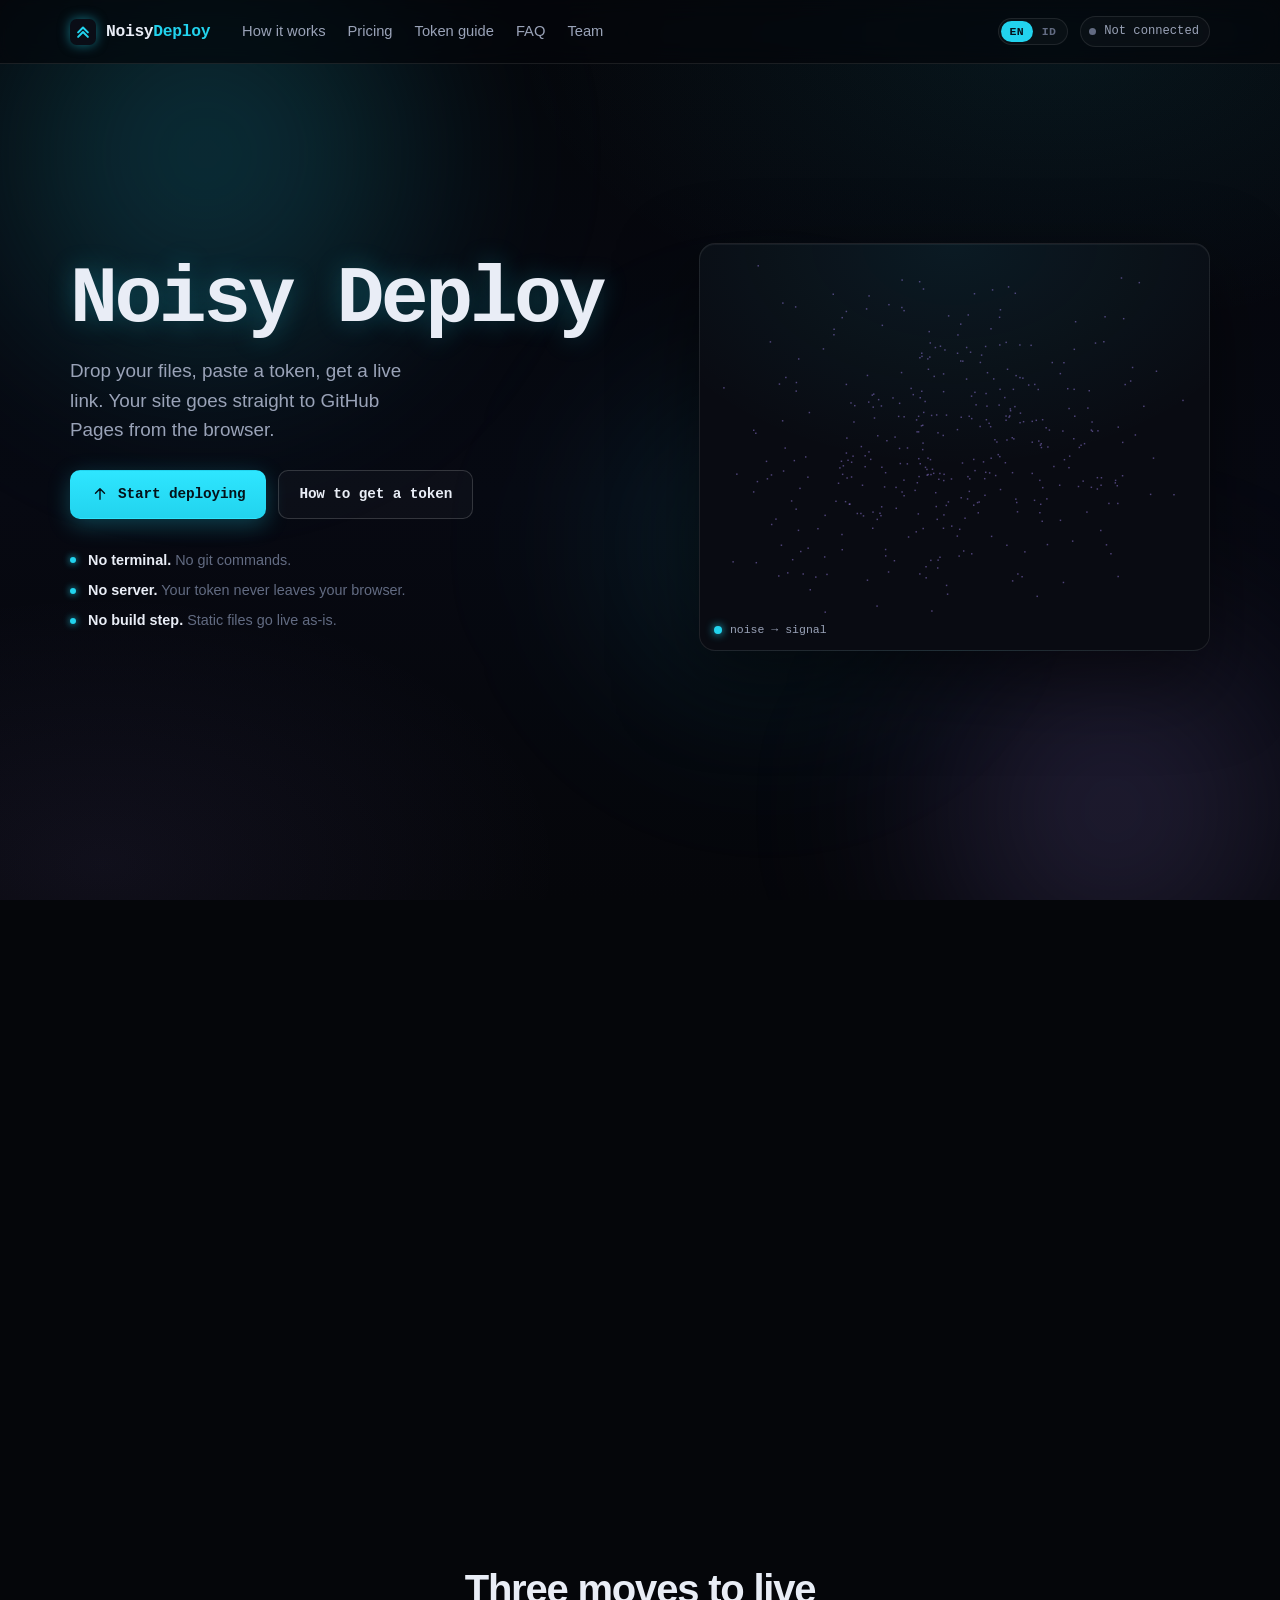
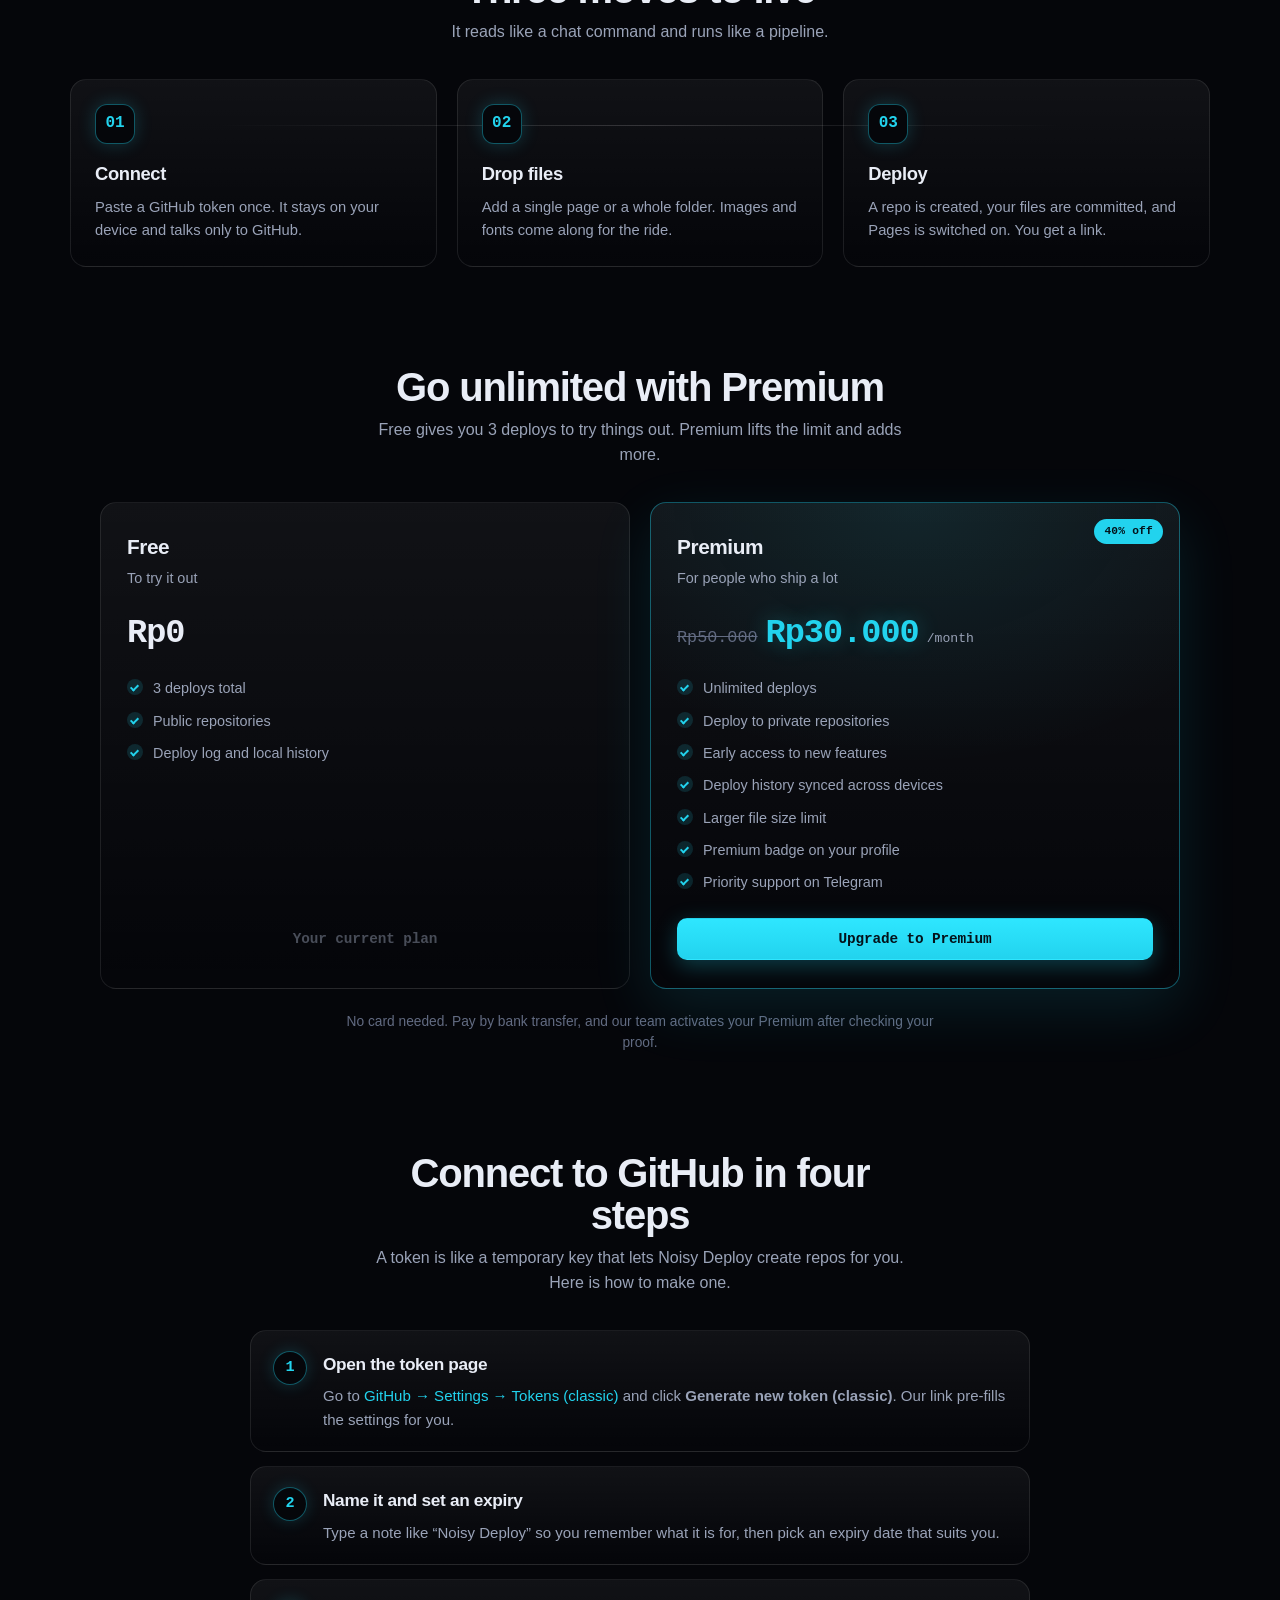
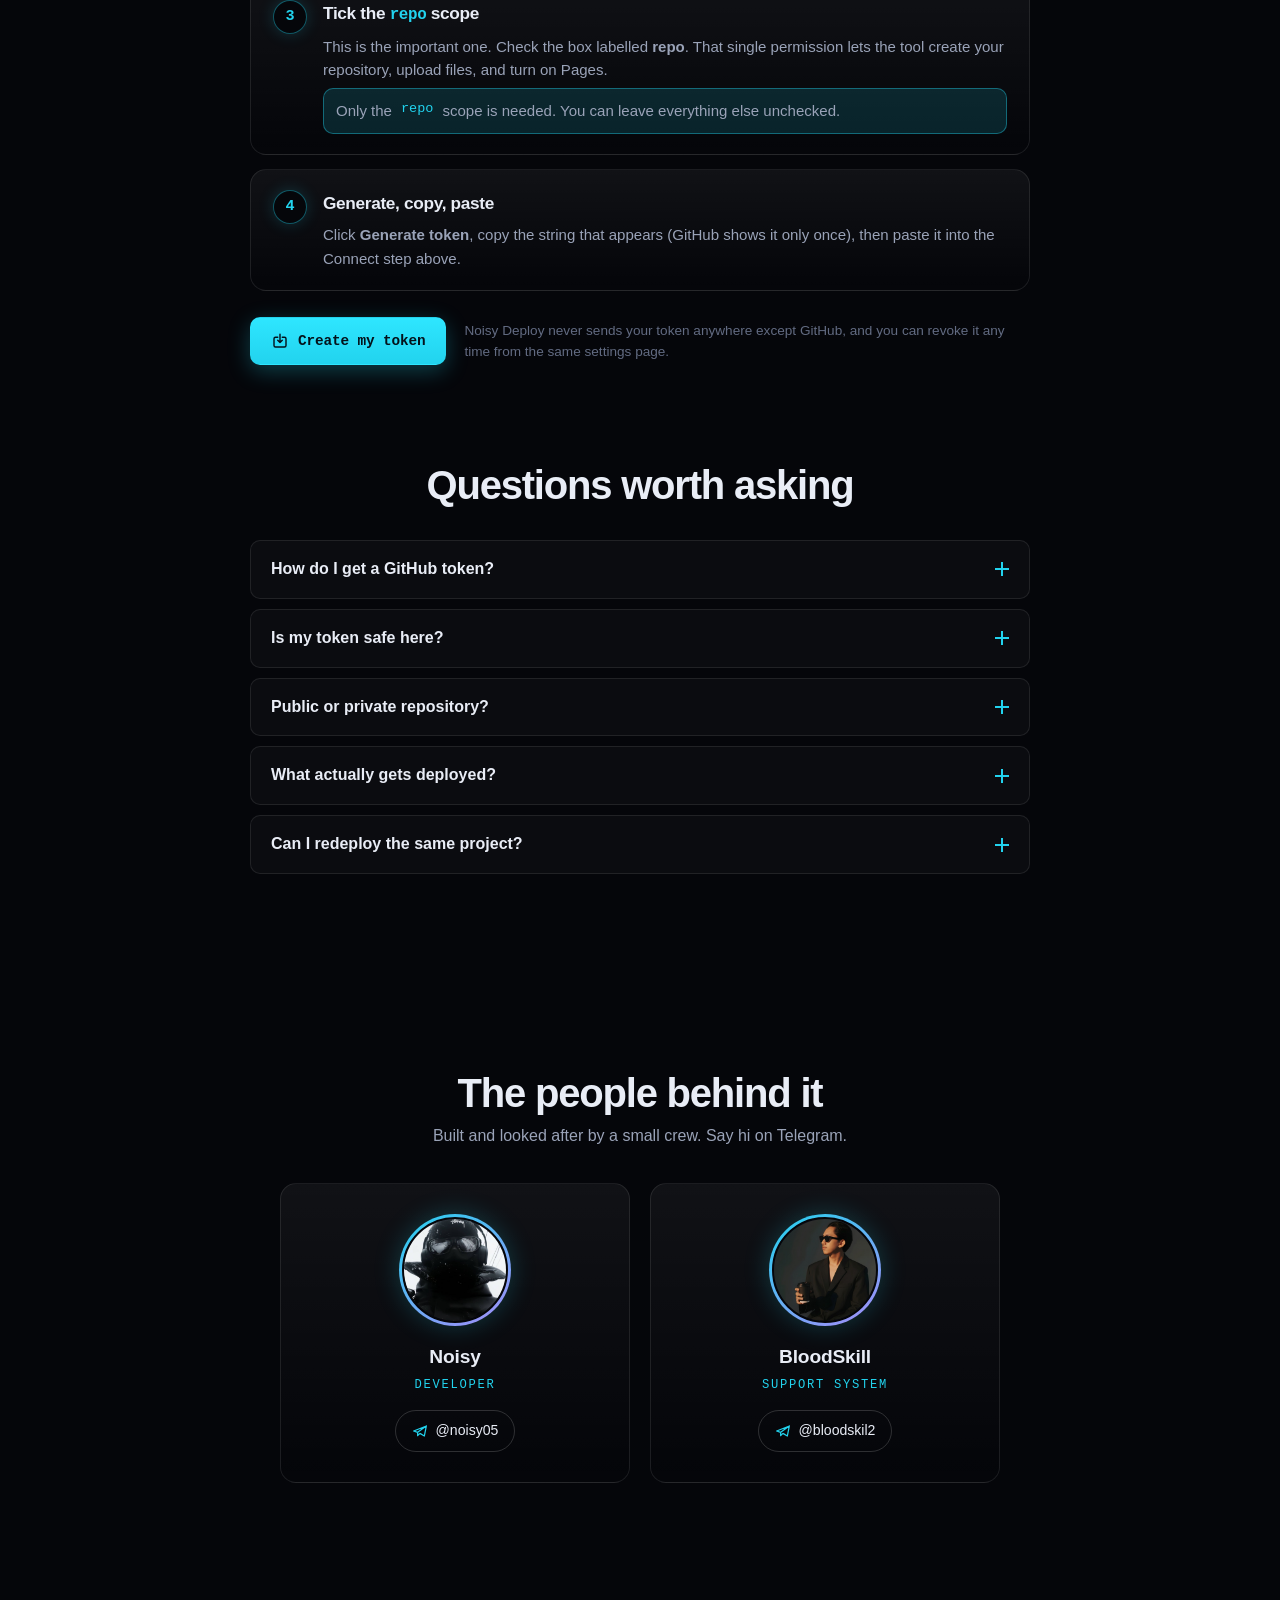
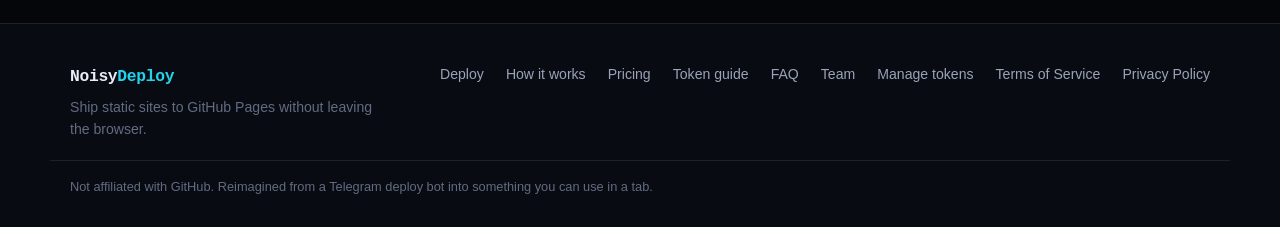
<file: index.html>
<!doctype html>
<html lang="en" data-theme="dark">
<head>
  <meta charset="utf-8" />
  <meta name="viewport" content="width=device-width, initial-scale=1" />
  <script>
    document.documentElement.classList.add("js");
    // Show the intro splash only once per tab session. sessionStorage survives a
    // refresh in the same tab (so no re-show), but a brand-new tab starts fresh.
    try { if (sessionStorage.getItem("nd.splashShown")) document.documentElement.classList.add("nd-nosplash"); } catch (e) {}
  </script>
  <title data-i18n="meta.title">Noisy Deploy: ship any site to GitHub Pages from your browser</title>
  <meta name="description" content="Drop your files, paste a GitHub token, get a live link. Noisy Deploy pushes your static site straight to GitHub Pages. No terminal, no build step, no server." />
  <meta name="color-scheme" content="dark" />
  <meta name="theme-color" content="#05060a" />
  <link rel="icon" type="image/svg+xml" href="assets/favicon.svg" />
  <link rel="apple-touch-icon" href="assets/apple-touch-icon.png" />

  <!-- Open Graph / social share preview -->
  <meta property="og:title" content="Noisy Deploy" />
  <meta property="og:description" content="Ship any static site to GitHub Pages from your browser. Drop your files, paste a token, get a live link." />
  <meta property="og:type" content="website" />
  <meta property="og:url" content="https://noisydeployment.devs.surf/" />
  <meta property="og:image" content="https://noisydeployment.devs.surf/assets/og-image.png" />
  <meta property="og:image:width" content="1200" />
  <meta property="og:image:height" content="630" />
  <meta property="og:image:alt" content="Noisy Deploy: ship to GitHub Pages" />
  <meta name="twitter:card" content="summary_large_image" />
  <meta name="twitter:title" content="Noisy Deploy" />
  <meta name="twitter:description" content="Ship any static site to GitHub Pages from your browser." />
  <meta name="twitter:image" content="https://noisydeployment.devs.surf/assets/og-image.png" />

  <link rel="stylesheet" href="css/style.css" />
  <link rel="stylesheet" href="css/animations.css" />
</head>
<body>
  <!-- Intro splash: shows once per tab session (see head + footer scripts) -->
  <div class="preloader" id="preloader" aria-hidden="true">
    <div class="preloader-inner">
      <svg class="preloader-mark" viewBox="0 0 64 64" width="72" height="72" aria-hidden="true">
        <rect width="64" height="64" rx="16" fill="#0a0d16"/>
        <g fill="none" stroke="#22d3ee" stroke-width="5" stroke-linecap="round" stroke-linejoin="round">
          <path d="M20 33 L32 21 L44 33"/><path d="M20 44 L32 32 L44 44"/>
        </g>
      </svg>
      <span class="preloader-name">Noisy<span class="brand-dim">Deploy</span></span>
      <span class="preloader-bar" aria-hidden="true"><i></i></span>
    </div>
  </div>

  <!-- Ambient background: soft neon orbs that drift slowly (pure CSS, no noise) -->
  <div class="bg" aria-hidden="true">
    <span class="bg-orb bg-orb-1"></span>
    <span class="bg-orb bg-orb-2"></span>
    <span class="bg-orb bg-orb-3"></span>
  </div>

  <noscript>
    <div style="background:#fbbf24;color:#04121a;padding:12px 16px;text-align:center;font:600 14px/1.5 system-ui,sans-serif">
      Noisy Deploy needs JavaScript to talk to GitHub. Please enable it to deploy.
    </div>
  </noscript>

  <!-- ===================== ANNOUNCEMENT BAR ===================== -->
  <!-- Filled live from Supabase (announcements table). Hidden until there is one. -->
  <div class="announce" id="announceBar" data-level="info" role="status" hidden>
    <span class="announce-msg" id="announceMsg"></span>
    <button class="announce-x" id="announceClose" type="button"
            data-i18n-attr="aria-label:announce.dismiss" aria-label="Dismiss announcement">
      <svg class="i" viewBox="0 0 24 24" aria-hidden="true"><path d="M18 6L6 18M6 6l12 12"/></svg>
    </button>
  </div>

  <!-- ============================ NAV ============================ -->
  <header class="nav">
    <div class="nav-inner">
      <a class="brand" href="#top" aria-label="Noisy Deploy home">
        <svg class="brand-mark" viewBox="0 0 64 64" width="26" height="26" aria-hidden="true">
          <rect width="64" height="64" rx="16" fill="#0a0d16"/>
          <g fill="none" stroke="#22d3ee" stroke-width="5" stroke-linecap="round" stroke-linejoin="round">
            <path d="M20 33 L32 21 L44 33"/><path d="M20 44 L32 32 L44 44"/>
          </g>
        </svg>
        <span class="brand-name">Noisy<span class="brand-dim">Deploy</span></span>
      </a>

      <button class="nav-toggle" id="navToggle" type="button" aria-expanded="false"
              data-i18n-attr="aria-label:nav.menu" aria-label="Menu" aria-controls="primaryNav">
        <svg class="i" viewBox="0 0 24 24" aria-hidden="true"><path d="M4 7h16M4 12h16M4 17h16"/></svg>
      </button>

      <div class="nav-menu" id="navMenu">
        <nav class="nav-links" id="primaryNav" aria-label="Primary">
          <a href="#how" data-i18n="nav.how">How it works</a>
          <a href="#pricing" data-i18n="nav.pricing">Pricing</a>
          <a href="#guide" data-i18n="nav.guide">Token guide</a>
          <a href="#faq" data-i18n="nav.faq">FAQ</a>
          <a href="#team" data-i18n="nav.team">Team</a>
        </nav>

        <div class="nav-status">
          <div class="lang" role="group" data-i18n-attr="aria-label:nav.lang">
            <button class="lang-opt is-active" id="langEn" data-lang="en" type="button" aria-pressed="true">EN</button>
            <button class="lang-opt" id="langId" data-lang="id" type="button" aria-pressed="false">ID</button>
          </div>
          <span class="rate" id="rate" title="GitHub API requests left this hour" hidden></span>
          <div class="conn" id="connChip" data-state="off">
            <img class="conn-avatar" id="connAvatar" alt="" width="22" height="22" hidden />
            <span class="conn-dot" aria-hidden="true"></span>
            <span class="conn-label" id="connLabel" data-i18n="conn.notConnected">Not connected</span>
            <button class="conn-forget" id="btnForget" type="button" data-i18n="conn.forget" hidden>Forget</button>
          </div>
        </div>
      </div>
    </div>
  </header>

  <main id="top">
    <!-- ============================ HERO ============================ -->
    <section class="hero">
      <div class="hero-grid">
        <div class="hero-copy">
          <h1 class="wordmark" data-text="Noisy Deploy">Noisy Deploy</h1>
          <p class="hero-sub" data-i18n="hero.sub">
            Drop your files, paste a token, get a live link. Your site goes
            straight to GitHub Pages from the browser.
          </p>
          <div class="hero-cta">
            <a class="btn btn-primary" href="#deploy" data-scroll>
              <svg class="i" viewBox="0 0 24 24" aria-hidden="true"><path d="M12 19V5M12 5l-6 6M12 5l6 6"/></svg>
              <span data-i18n="hero.cta.start">Start deploying</span>
            </a>
            <a class="btn btn-ghost" href="#guide" data-i18n="hero.cta.token">How to get a token</a>
          </div>
          <ul class="hero-facts">
            <li data-i18n-html="hero.fact1"><b>No terminal.</b> No git commands.</li>
            <li data-i18n-html="hero.fact2"><b>No server.</b> Your token never leaves your browser.</li>
            <li data-i18n-html="hero.fact3"><b>No build step.</b> Static files go live as-is.</li>
          </ul>
        </div>

        <div class="hero-visual">
          <div class="visual-card">
            <canvas id="heroCanvas" aria-hidden="true"></canvas>
            <div class="visual-cap"><span class="blip"></span> noise → signal</div>
          </div>
        </div>
      </div>
    </section>

    <!-- ========================= DEPLOY CONSOLE ========================= -->
    <section id="deploy" class="console reveal">
      <div class="section-head">
        <h2 data-i18n="console.h">Deploy console</h2>
        <p data-i18n="console.sub">Four steps. The last one is watching it go live.</p>
      </div>

      <ol class="stepper" id="stepper" data-i18n-attr="aria-label:stepper.aria" aria-label="Deployment progress">
        <li class="step is-active" data-step="connect"><span class="step-n">1</span><span class="step-t" data-i18n="step.connect">Connect</span></li>
        <li class="step" data-step="files"><span class="step-n">2</span><span class="step-t" data-i18n="step.files">Files</span></li>
        <li class="step" data-step="config"><span class="step-n">3</span><span class="step-t" data-i18n="step.config">Configure</span></li>
        <li class="step" data-step="deploy"><span class="step-n">4</span><span class="step-t" data-i18n="step.deploy">Deploy</span></li>
      </ol>

      <!-- Quota banner: your plan and remaining free deploys. Filled by app.js
           after asking the quota service. Hidden until there is something to say. -->
      <div class="quota" id="quotaBanner" data-state="free" role="status" hidden>
        <span class="quota-dot" aria-hidden="true"></span>
        <span class="quota-text" id="quotaText"></span>
        <button class="btn btn-primary btn-sm quota-up" id="btnQuotaUpgrade" type="button" data-i18n="quota.upgrade" hidden>Upgrade</button>
      </div>

      <div class="console-grid">
        <div class="panels">
          <!-- ---- Panel: Connect ---- -->
          <div class="panel" data-panel="connect">
            <h3 class="panel-h" data-i18n="connect.h">Connect your GitHub</h3>
            <p class="panel-p" data-i18n-html="connect.p">
              Paste a personal access token with the <code>repo</code> scope.
              It is stored only in this browser and sent only to GitHub.
            </p>

            <div class="field">
              <label for="token" data-i18n="connect.label">GitHub token</label>
              <div class="token-input">
                <input id="token" type="password" inputmode="text" autocomplete="off"
                       spellcheck="false" placeholder="ghp_… or github_pat_…"
                       data-i18n-attr="placeholder:connect.placeholder" />
                <button type="button" class="pw-toggle" id="btnReveal"
                        data-i18n-attr="aria-label:a11y.showToken, title:a11y.showToken"
                        aria-label="Show token" title="Show token">
                  <svg class="i" viewBox="0 0 24 24" aria-hidden="true"><path d="M2 12s3.5-7 10-7 10 7 10 7-3.5 7-10 7-10-7-10-7z"/><circle cx="12" cy="12" r="3"/></svg>
                </button>
              </div>
              <p class="hint" data-i18n-html="connect.hint">
                Need one?
                <a href="https://github.com/settings/tokens/new?description=Noisy%20Deploy&scopes=repo" target="_blank" rel="noopener noreferrer">Create a token with the right scope</a>,
                or read the <a href="#guide">step-by-step</a>.
              </p>
              <p class="inline-error" data-error="connect" role="alert" hidden></p>
            </div>

            <button class="btn btn-primary" id="btnConnect" type="button">
              <span class="btn-label" data-i18n="connect.btn">Connect</span>
              <span class="spinner" hidden></span>
            </button>

            <div class="connected-card" id="connectedCard" hidden>
              <img id="meAvatar" class="me-avatar" alt="" width="44" height="44" />
              <div class="me-meta">
                <span class="me-name" id="meName"></span>
                <span class="me-login" id="meLogin"></span>
              </div>
              <div class="connected-actions">
                <button class="btn btn-ghost btn-sm" id="btnContinueFiles" type="button" data-i18n="connect.continue">Continue</button>
                <button class="btn btn-quiet btn-sm" id="btnForget2" type="button" data-i18n="connect.forgetToken">Forget token</button>
              </div>
            </div>

            <p class="privacy" data-i18n-html="connect.privacy">
              Your token lives in <code>localStorage</code> on this device only. Use <b>Forget</b> to wipe it.
            </p>
          </div>

          <!-- ---- Panel: Files ---- -->
          <div class="panel" data-panel="files" hidden>
            <h3 class="panel-h" data-i18n="files.h">Add your files</h3>
            <p class="panel-p" data-i18n="files.p">Drop a folder or pick files. HTML, CSS, JS, images, fonts. All of it.</p>

            <div class="dropzone" id="dropzone" tabindex="0" role="button"
                 data-i18n-attr="aria-label:files.dzAria"
                 aria-label="Drop files here, or press Enter to choose files">
              <svg class="i i-lg" viewBox="0 0 24 24" aria-hidden="true"><path d="M12 16V5m0 0L7 10m5-5l5 5"/><path d="M4 17v2a2 2 0 002 2h12a2 2 0 002-2v-2"/></svg>
              <p class="dz-title" data-i18n="files.dzTitle">Drag &amp; drop your site here</p>
              <p class="dz-sub" data-i18n="files.or">or</p>
              <div class="dz-btns">
                <button class="btn btn-ghost btn-sm" id="btnPickFiles" type="button" data-i18n="files.chooseFiles">Choose files</button>
                <button class="btn btn-ghost btn-sm" id="btnPickFolder" type="button" data-i18n="files.chooseFolder">Choose folder</button>
              </div>
              <input id="inputFiles" type="file" multiple hidden />
              <input id="inputFolder" type="file" webkitdirectory hidden />
            </div>

            <p class="file-warn" id="fileWarn" role="alert" hidden>
              <svg class="i i-sm" viewBox="0 0 24 24" aria-hidden="true"><path d="M12 9v4m0 4h.01M10.3 4.3L2.4 18a2 2 0 001.7 3h15.8a2 2 0 001.7-3L13.7 4.3a2 2 0 00-3.4 0z"/></svg>
              <span></span>
            </p>

            <div class="filelist-wrap" id="filelistWrap" hidden>
              <div class="filelist-head">
                <span id="fileCount">0 files</span>
                <button class="btn btn-quiet btn-sm" id="btnClearFiles" type="button" data-i18n="files.clearAll">Clear all</button>
              </div>
              <ul class="filelist" id="filelist"></ul>
            </div>

            <div class="preview-wrap" id="previewWrap" hidden>
              <button class="preview-toggle" id="btnPreview" type="button" aria-expanded="false">
                <svg class="i i-sm chev" viewBox="0 0 24 24" aria-hidden="true"><path d="M9 6l6 6-6 6"/></svg>
                <span data-i18n-html="files.preview">Preview <code>index.html</code></span>
              </button>
              <div class="preview-frame" id="previewFrame" hidden>
                <iframe id="preview" title="Preview of index.html" sandbox="allow-scripts"></iframe>
              </div>
            </div>

            <div class="panel-nav">
              <button class="btn btn-quiet" data-back="connect" type="button" data-i18n="files.back">Back</button>
              <button class="btn btn-primary" id="btnToConfig" type="button" data-i18n="files.continue" disabled>Continue</button>
            </div>
          </div>

          <!-- ---- Panel: Configure ---- -->
          <div class="panel" data-panel="config" hidden>
            <h3 class="panel-h" data-i18n="config.h">Name your project</h3>
            <p class="panel-p" data-i18n="config.p">This becomes the repository name and the last part of your URL.</p>

            <div class="field">
              <label for="projectName" data-i18n="config.label.name">Project name</label>
              <input id="projectName" type="text" autocomplete="off" spellcheck="false" placeholder="my-cool-site"
                     data-i18n-attr="placeholder:config.namePlaceholder" />
              <p class="url-preview"><span data-i18n="config.urlPrefix">Your site will live at</span> <code id="urlEcho">username.github.io/…/</code></p>
              <p class="inline-error" data-error="config" role="alert" hidden></p>
            </div>

            <div class="field">
              <label for="projectDesc" data-i18n-html="config.label.desc">Description <span class="opt">(optional)</span></label>
              <input id="projectDesc" type="text" autocomplete="off" placeholder="A little site I made"
                     data-i18n-attr="placeholder:config.descPlaceholder" />
            </div>

            <p class="note" data-i18n-html="config.note">
              Repositories are created <b>public</b> so GitHub Pages works on the free plan.
              Re-using a name updates that same project.
            </p>

            <div class="panel-nav">
              <button class="btn btn-quiet" data-back="files" type="button" data-i18n="config.back">Back</button>
              <button class="btn btn-primary btn-deploy" id="btnDeploy" type="button">
                <svg class="i" viewBox="0 0 24 24" aria-hidden="true"><path d="M4.5 16.5L3 21l4.5-1.5M14 4l6 6M6.5 19.5l-2-2L15 7l2 2L6.5 19.5zM15 7l2-3 3 3-3 2-2-2z"/></svg>
                <span class="btn-label" data-i18n="config.deploy">Deploy it</span>
                <span class="spinner" hidden></span>
              </button>
            </div>
          </div>

          <!-- ---- Panel: Success ---- -->
          <div class="panel panel-success" data-panel="success" hidden>
            <div class="success-mark" id="successMark" aria-hidden="true">
              <svg class="i" viewBox="0 0 24 24"><path d="M20 6L9 17l-5-5"/></svg>
            </div>
            <h3 class="panel-h" data-i18n="success.h">It is live</h3>
            <p class="panel-p" id="successNote">Your site is deployed to GitHub Pages.</p>

            <a class="live-url" id="liveUrl" href="#" target="_blank" rel="noopener noreferrer">
              <span id="liveUrlText">https://…</span>
              <svg class="i i-sm" viewBox="0 0 24 24" aria-hidden="true"><path d="M14 3h7v7M21 3l-9 9M10 5H5a2 2 0 00-2 2v12a2 2 0 002 2h12a2 2 0 002-2v-5"/></svg>
            </a>

            <div class="success-actions">
              <button class="btn btn-primary" id="btnOpen" type="button" data-i18n="success.open">Open site</button>
              <button class="btn btn-ghost" id="btnCopy" type="button">
                <svg class="i i-sm" viewBox="0 0 24 24" aria-hidden="true"><rect x="9" y="9" width="11" height="11" rx="2"/><path d="M5 15V5a2 2 0 012-2h10"/></svg>
                <span data-i18n="success.copy">Copy link</span>
              </button>
              <a class="btn btn-ghost" id="btnRepo" href="#" target="_blank" rel="noopener noreferrer" data-i18n="success.repo">View repo</a>
            </div>
            <button class="btn btn-quiet btn-sm" id="btnAnother" type="button" data-i18n="success.another">Deploy another</button>
          </div>
        </div>

        <!-- ---- Live log ---- -->
        <aside class="logwrap" aria-label="Deployment log">
          <div class="log-head">
            <span class="log-dots" aria-hidden="true"><i></i><i></i><i></i></span>
            <span class="log-title" data-i18n="log.title">deploy log</span>
          </div>
          <div class="log" id="log">
            <p class="log-idle" data-i18n="idle.waiting">Waiting to deploy. Connect, add files, then run it.</p>
          </div>
        </aside>
      </div>
    </section>

    <!-- ========================= HOW IT WORKS ========================= -->
    <section id="how" class="how reveal">
      <div class="section-head">
        <h2 data-i18n="how.h">Three moves to live</h2>
        <p data-i18n="how.sub">It reads like a chat command and runs like a pipeline.</p>
      </div>
      <ol class="flow">
        <li class="flow-step">
          <span class="flow-n">01</span>
          <h3 data-i18n="how.s1.h">Connect</h3>
          <p data-i18n="how.s1.p">Paste a GitHub token once. It stays on your device and talks only to GitHub.</p>
        </li>
        <li class="flow-step">
          <span class="flow-n">02</span>
          <h3 data-i18n="how.s2.h">Drop files</h3>
          <p data-i18n="how.s2.p">Add a single page or a whole folder. Images and fonts come along for the ride.</p>
        </li>
        <li class="flow-step">
          <span class="flow-n">03</span>
          <h3 data-i18n="how.s3.h">Deploy</h3>
          <p data-i18n="how.s3.p">A repo is created, your files are committed, and Pages is switched on. You get a link.</p>
        </li>
      </ol>
    </section>

    <!-- ============================ PRICING ============================ -->
    <section id="pricing" class="pricing reveal">
      <div class="section-head">
        <h2 data-i18n="pricing.h">Go unlimited with Premium</h2>
        <p id="pricingSub" data-i18n="pricing.sub">Free gives you 3 deploys to try things out. Premium lifts the limit and adds more.</p>
      </div>

      <div class="plans" id="plans">
        <!-- Free plan (static) -->
        <article class="plan plan-free">
          <div class="plan-head">
            <h3 class="plan-name" data-i18n="pricing.free.name">Free</h3>
            <p class="plan-tagline" data-i18n="pricing.free.tagline">To try it out</p>
          </div>
          <div class="plan-price">
            <span class="plan-amount">Rp0</span>
          </div>
          <ul class="plan-feats">
            <li id="freeF1" data-i18n="pricing.free.f1">3 deploys total</li>
            <li data-i18n="pricing.free.f2">Public repositories</li>
            <li data-i18n="pricing.free.f3">Deploy log and local history</li>
          </ul>
          <button class="btn btn-quiet plan-cta" type="button" disabled data-i18n="pricing.free.cta">Your current plan</button>
        </article>

        <!-- Premium plan cards are rendered here from live data (ND.ui.renderPlans). -->
      </div>

      <p class="pricing-note" data-i18n="pricing.note">No card needed. Pay by bank transfer, and our team activates your Premium after checking your proof.</p>
    </section>

    <!-- ===================== GUIDE (TOKEN TUTORIAL) ===================== -->
    <section id="guide" class="guide reveal">
      <div class="section-head">
        <h2 data-i18n="guide.h">Connect to GitHub in four steps</h2>
        <p data-i18n="guide.sub">A token is like a temporary key that lets Noisy Deploy create repos for you. Here is how to make one.</p>
      </div>

      <ol class="guide-steps">
        <li class="guide-step">
          <span class="guide-n">1</span>
          <div class="guide-body">
            <h3 data-i18n="guide.s1.h">Open the token page</h3>
            <p data-i18n-html="guide.s1.p">Go to <a href="https://github.com/settings/tokens/new?description=Noisy%20Deploy&scopes=repo" target="_blank" rel="noopener noreferrer">GitHub → Settings → Tokens (classic)</a> and click <b>Generate new token (classic)</b>.</p>
          </div>
        </li>
        <li class="guide-step">
          <span class="guide-n">2</span>
          <div class="guide-body">
            <h3 data-i18n="guide.s2.h">Name it and set an expiry</h3>
            <p data-i18n-html="guide.s2.p">Type a note like “Noisy Deploy” so you remember what it is for, then pick an expiry date that suits you.</p>
          </div>
        </li>
        <li class="guide-step">
          <span class="guide-n">3</span>
          <div class="guide-body">
            <h3 data-i18n-html="guide.s3.h">Tick the <code>repo</code> scope</h3>
            <p data-i18n-html="guide.s3.p">This is the important one. Check the box labelled <b>repo</b>. That single permission lets the tool create your repository, upload files, and turn on Pages.</p>
            <p class="guide-callout" data-i18n-html="guide.s3.note">
              <svg class="i i-sm" viewBox="0 0 24 24" aria-hidden="true"><path d="M12 16v-4m0-4h.01M12 22a10 10 0 100-20 10 10 0 000 20z"/></svg>
              <span>Only the <code>repo</code> scope is needed. You can leave everything else unchecked.</span>
            </p>
          </div>
        </li>
        <li class="guide-step">
          <span class="guide-n">4</span>
          <div class="guide-body">
            <h3 data-i18n="guide.s4.h">Generate, copy, paste</h3>
            <p data-i18n-html="guide.s4.p">Click <b>Generate token</b>, copy the string that appears (GitHub shows it only once), then paste it into the Connect step above.</p>
          </div>
        </li>
      </ol>

      <div class="guide-foot">
        <a class="btn btn-primary" href="https://github.com/settings/tokens/new?description=Noisy%20Deploy&scopes=repo" target="_blank" rel="noopener noreferrer">
          <svg class="i" viewBox="0 0 24 24" aria-hidden="true"><path d="M15 7h3a2 2 0 012 2v9a2 2 0 01-2 2H6a2 2 0 01-2-2V9a2 2 0 012-2h3"/><path d="M12 3v11m0 0l-3-3m3 3l3-3"/></svg>
          <span data-i18n="guide.cta">Create my token</span>
        </a>
        <p class="guide-safety" data-i18n="guide.safety">Noisy Deploy never sends your token anywhere except GitHub, and you can revoke it any time from the same settings page.</p>
      </div>
    </section>

    <!-- ============================ FAQ ============================ -->
    <section id="faq" class="faq reveal">
      <div class="section-head">
        <h2 data-i18n="faq.h">Questions worth asking</h2>
      </div>
      <div class="accordion" id="accordion">
        <details>
          <summary><span data-i18n="faq.q1">How do I get a GitHub token?</span><span class="acc-ico" aria-hidden="true"></span></summary>
          <div class="acc-body">
            <p data-i18n-html="faq.a1">See the <a href="#guide">four-step guide</a> above, or <a href="https://github.com/settings/tokens/new?description=Noisy%20Deploy&scopes=repo" target="_blank" rel="noopener noreferrer">create a token</a> now. You only need the <code>repo</code> scope.</p>
          </div>
        </details>
        <details>
          <summary><span data-i18n="faq.q2">Is my token safe here?</span><span class="acc-ico" aria-hidden="true"></span></summary>
          <div class="acc-body">
            <p data-i18n-html="faq.a2">There is no server in this picture. Your token is kept in your browser's <code>localStorage</code> and is only ever sent to <code>api.github.com</code> over HTTPS. Press <b>Forget</b> to erase it, and you can <a href="https://github.com/settings/tokens" target="_blank" rel="noopener noreferrer">revoke it on GitHub</a> at any time.</p>
          </div>
        </details>
        <details>
          <summary><span data-i18n="faq.q3">Public or private repository?</span><span class="acc-ico" aria-hidden="true"></span></summary>
          <div class="acc-body">
            <p data-i18n="faq.a3">GitHub Pages needs a public repository on the free plan, so Noisy Deploy creates public repos by default. Anything you deploy will be publicly readable.</p>
          </div>
        </details>
        <details>
          <summary><span data-i18n="faq.q4">What actually gets deployed?</span><span class="acc-ico" aria-hidden="true"></span></summary>
          <div class="acc-body">
            <p data-i18n-html="faq.a4">Your files, exactly as they are. If there is an <code>index.html</code> at the top level, it becomes the homepage. Folder structure is preserved, so <code>about/index.html</code> becomes <code>/about/</code>.</p>
          </div>
        </details>
        <details>
          <summary><span data-i18n="faq.q5">Can I redeploy the same project?</span><span class="acc-ico" aria-hidden="true"></span></summary>
          <div class="acc-body">
            <p data-i18n="faq.a5">Yes. Use the same project name and Noisy Deploy commits over the existing repository instead of failing. The first build can take a minute; later ones are quick.</p>
          </div>
        </details>
      </div>
    </section>

    <!-- ============================ TEAM ============================ -->
    <section id="team" class="team reveal">
      <div class="section-head">
        <h2 data-i18n="team.h">The people behind it</h2>
        <p data-i18n="team.sub">Built and looked after by a small crew. Say hi on Telegram.</p>
      </div>

      <div class="team-grid">
        <article class="team-card">
          <div class="team-photo">
            <img src="assets/dev-noisy.png" alt="Noisy, developer" width="112" height="112" loading="lazy" />
          </div>
          <h3 class="team-name">Noisy</h3>
          <p class="team-role" data-i18n="team.dev.role">Developer</p>
          <a class="team-tele" href="https://t.me/noisy05" target="_blank" rel="noopener noreferrer"
             data-i18n-attr="aria-label:team.telegram">
            <svg class="i i-sm" viewBox="0 0 24 24" aria-hidden="true"><path d="M21.5 4.5L2.5 12l6 2m13-9.5l-3 15-6-3.5m9-11.5L8.5 14m0 0v5l3.5-3.5"/></svg>
            <span>@noisy05</span>
          </a>
        </article>

        <article class="team-card">
          <div class="team-photo">
            <img src="assets/support-bloodskill.png" alt="BloodSkill, support system" width="112" height="112" loading="lazy" />
          </div>
          <h3 class="team-name">BloodSkill</h3>
          <p class="team-role" data-i18n="team.support.role">Support System</p>
          <a class="team-tele" href="https://t.me/bloodskil2" target="_blank" rel="noopener noreferrer"
             data-i18n-attr="aria-label:team.telegram">
            <svg class="i i-sm" viewBox="0 0 24 24" aria-hidden="true"><path d="M21.5 4.5L2.5 12l6 2m13-9.5l-3 15-6-3.5m9-11.5L8.5 14m0 0v5l3.5-3.5"/></svg>
            <span>@bloodskil2</span>
          </a>
        </article>
      </div>
    </section>
  </main>

  <!-- ============================ FOOTER ============================ -->
  <footer class="foot">
    <div class="foot-inner">
      <div class="foot-brand">
        <span class="brand-name">Noisy<span class="brand-dim">Deploy</span></span>
        <p data-i18n="foot.tagline">Ship static sites to GitHub Pages without leaving the browser.</p>
      </div>
      <div class="foot-links">
        <a href="#deploy" data-scroll data-i18n="foot.deploy">Deploy</a>
        <a href="#how" data-i18n="foot.how">How it works</a>
        <a href="#pricing" data-i18n="foot.pricing">Pricing</a>
        <a href="#guide" data-i18n="foot.guide">Token guide</a>
        <a href="#faq" data-i18n="foot.faq">FAQ</a>
        <a href="#team" data-i18n="foot.team">Team</a>
        <a href="https://github.com/settings/tokens" target="_blank" rel="noopener noreferrer" data-i18n="foot.tokens">Manage tokens</a>
        <a href="terms.html" data-i18n="foot.terms">Terms of Service</a>
        <a href="privacy.html" data-i18n="foot.privacy">Privacy Policy</a>
      </div>
    </div>
    <p class="foot-fine" data-i18n="foot.fine">
      Not affiliated with GitHub. Reimagined from a Telegram deploy bot into something you can use in a tab.
    </p>
  </footer>

  <div class="toasts" id="toasts" aria-live="polite" aria-atomic="false"></div>

  <!-- ===================== UPGRADE / PAYMENT MODAL ===================== -->
  <div class="modal" id="payModal" hidden>
    <div class="modal-backdrop" data-close-pay></div>
    <div class="modal-card" role="dialog" aria-modal="true" aria-labelledby="payTitle">
      <button class="modal-x" type="button" data-close-pay
              data-i18n-attr="aria-label:pay.close" aria-label="Close">
        <svg class="i" viewBox="0 0 24 24" aria-hidden="true"><path d="M18 6L6 18M6 6l12 12"/></svg>
      </button>

      <h3 class="modal-h" id="payTitle" data-i18n="pay.title">Upgrade to Premium</h3>
      <p class="modal-intro" data-i18n="pay.intro">Transfer the amount, upload your proof, then confirm on Telegram. We activate Premium once we have checked it.</p>

      <p class="pay-need-login" id="payNeedLogin" data-i18n="pay.needLogin" hidden>Connect your GitHub first so we can attach Premium to your account.</p>

      <!-- Step 1: transfer details -->
      <div class="pay-step">
        <h4 class="pay-step-h" data-i18n="pay.step1">1. Transfer</h4>
        <dl class="pay-rows">
          <div class="pay-row">
            <dt data-i18n="pay.plan">Plan</dt>
            <dd><span id="payPlanName">Premium</span></dd>
          </div>
          <div class="pay-row">
            <dt data-i18n="pay.amount">Amount</dt>
            <dd><span id="payAmount">Rp30.000</span>
              <button class="pay-copy" type="button" data-copy="payAmount" data-i18n="pay.copy">Copy</button></dd>
          </div>
        </dl>
        <p class="pay-hint" data-i18n="pay.pickMethod">Choose how you want to pay:</p>
        <div class="pay-methods" id="payMethods"></div>
        <div class="pay-method-details" id="payMethodDetails"></div>
      </div>

      <!-- Step 2: proof upload -->
      <div class="pay-step">
        <h4 class="pay-step-h" data-i18n="pay.step2">2. Upload your proof</h4>
        <p class="pay-hint" data-i18n="pay.proofHint">A screenshot of the transfer. Image only, up to 5 MB.</p>
        <div class="pay-upload">
          <button class="btn btn-ghost btn-sm" id="btnChooseProof" type="button" data-i18n="pay.chooseProof">Choose image</button>
          <span class="pay-proof-name" id="payProofName"></span>
          <input id="inputProof" type="file" accept="image/*" hidden />
        </div>
      </div>

      <!-- Step 3: confirm on Telegram (routes automatically to the contact set
           for the chosen payment method: Developer or Support). -->
      <div class="pay-step">
        <h4 class="pay-step-h" data-i18n="pay.step3">3. Confirm on Telegram</h4>
        <p class="pay-hint" id="payConfirmHint" data-i18n="pay.confirmHint">Send your proof to us on Telegram so we can activate Premium.</p>
        <div class="pay-confirm">
          <button class="btn btn-primary" id="btnPayConfirm" type="button">
            <span class="btn-label" data-i18n="pay.confirm">Confirm on Telegram</span>
            <span class="spinner" hidden></span>
          </button>
        </div>
      </div>

      <p class="pay-legal" data-i18n-html="pay.legal">
        By upgrading you agree to our <a href="terms.html">Terms of Service</a> and <a href="privacy.html">Privacy Policy</a>.
      </p>
    </div>
  </div>

  <!-- Scripts load in dependency order; classic scripts so a double-click on
       index.html works too (no build step, no module server required).
       supabase.js + quota.js sit before ui/app; they no-op if keys are blank. -->
  <script src="js/config.js"></script>
  <script src="js/i18n.js"></script>
  <script src="js/fx.js"></script>
  <script src="js/github.js"></script>
  <script src="js/supabase.js"></script>
  <script src="js/quota.js"></script>
  <script src="js/ui.js"></script>
  <script src="js/app.js"></script>
  <script>
    // Dismiss the intro splash after a short beat, then remember it for this tab.
    (function () {
      var pre = document.getElementById("preloader");
      if (!pre) return;
      if (document.documentElement.classList.contains("nd-nosplash")) { pre.remove(); return; }
      var reduce = window.matchMedia && window.matchMedia("(prefers-reduced-motion: reduce)").matches;
      var hold = reduce ? 350 : 1500;
      function done() {
        pre.classList.add("is-out");
        try { sessionStorage.setItem("nd.splashShown", "1"); } catch (e) {}
        setTimeout(function () { if (pre && pre.parentNode) pre.remove(); }, 600);
      }
      window.setTimeout(done, hold);
    })();
  </script>
</body>
</html>
</file>
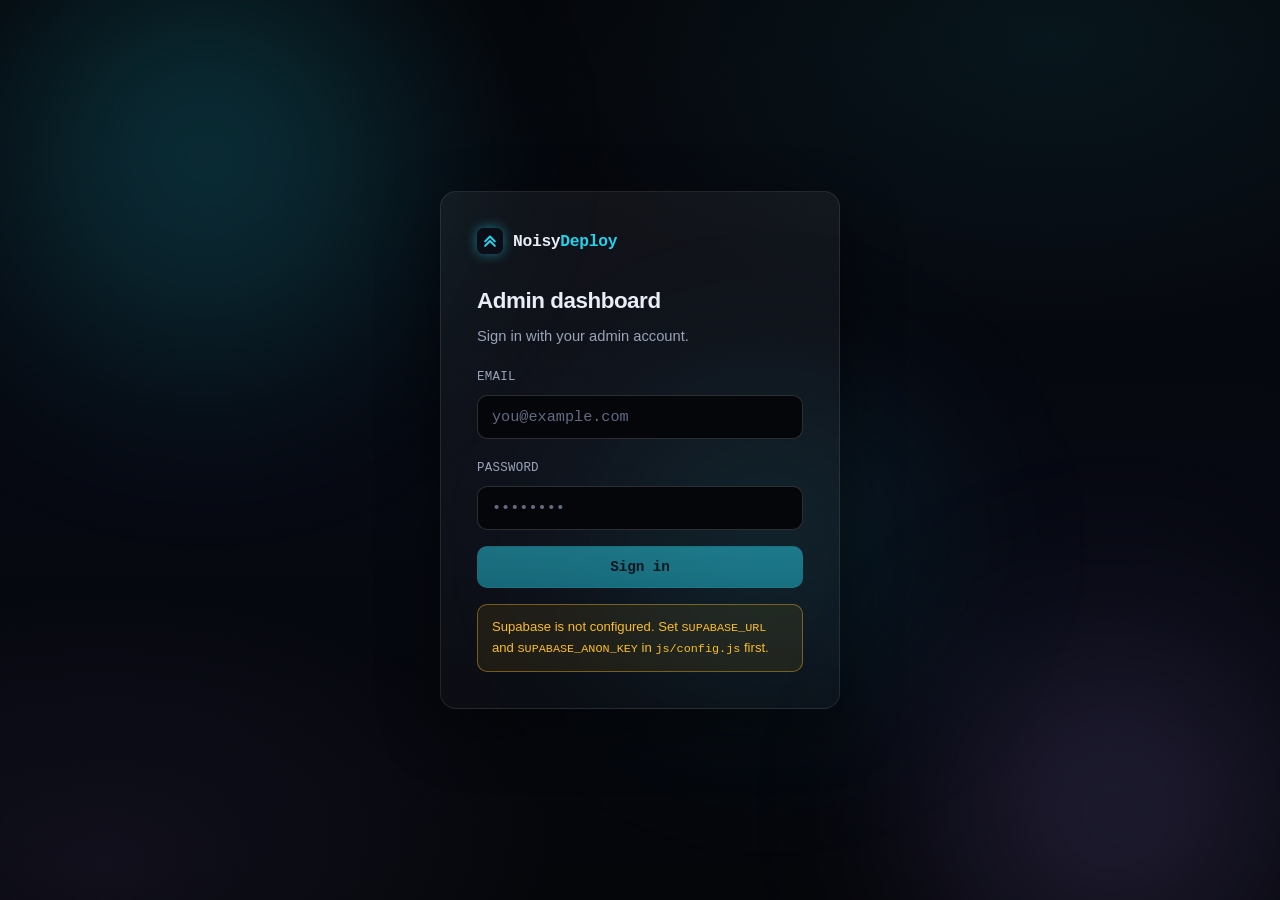
<file: admin/index.html>
<!doctype html>
<html lang="en" data-theme="dark">
<head>
  <meta charset="utf-8" />
  <meta name="viewport" content="width=device-width, initial-scale=1" />
  <meta name="robots" content="noindex, nofollow" />
  <script>
    document.documentElement.classList.add("js");
    // Intro splash shows once per tab session (survives refresh, fresh on a new tab).
    try { if (sessionStorage.getItem("nd.admSplashShown")) document.documentElement.classList.add("nd-nosplash"); } catch (e) {}
  </script>
  <title>Noisy Deploy: Admin</title>
  <meta name="color-scheme" content="dark" />
  <meta name="theme-color" content="#05060a" />
  <link rel="icon" type="image/svg+xml" href="../assets/favicon.svg" />
  <link rel="stylesheet" href="../css/style.css" />
  <link rel="stylesheet" href="../css/animations.css" />
</head>
<body class="admin">
  <!-- Intro splash: shows once per tab session (see head + footer scripts) -->
  <div class="preloader" id="preloader" aria-hidden="true">
    <div class="preloader-inner">
      <svg class="preloader-mark" viewBox="0 0 64 64" width="72" height="72" aria-hidden="true">
        <rect width="64" height="64" rx="16" fill="#0a0d16"/>
        <g fill="none" stroke="#22d3ee" stroke-width="5" stroke-linecap="round" stroke-linejoin="round">
          <path d="M20 33 L32 21 L44 33"/><path d="M20 44 L32 32 L44 44"/>
        </g>
      </svg>
      <span class="preloader-name">Welcome Noisy X Blood</span>
      <span class="preloader-bar" aria-hidden="true"><i></i></span>
    </div>
  </div>

  <div class="bg" aria-hidden="true">
    <span class="bg-orb bg-orb-1"></span>
    <span class="bg-orb bg-orb-2"></span>
    <span class="bg-orb bg-orb-3"></span>
  </div>

  <noscript>
    <div style="background:#fbbf24;color:#04121a;padding:12px 16px;text-align:center;font:600 14px/1.5 system-ui,sans-serif">
      The admin dashboard needs JavaScript.
    </div>
  </noscript>

  <!-- ============================ LOGIN ============================ -->
  <section class="admin-login" id="loginView">
    <div class="admin-login-card">
      <a class="brand" href="../index.html" aria-label="Noisy Deploy home">
        <svg class="brand-mark" viewBox="0 0 64 64" width="26" height="26" aria-hidden="true">
          <rect width="64" height="64" rx="16" fill="#0a0d16"/>
          <g fill="none" stroke="#22d3ee" stroke-width="5" stroke-linecap="round" stroke-linejoin="round">
            <path d="M20 33 L32 21 L44 33"/><path d="M20 44 L32 32 L44 44"/>
          </g>
        </svg>
        <span class="brand-name">Noisy<span class="brand-dim">Deploy</span></span>
      </a>
      <h1 class="admin-login-h">Admin dashboard</h1>
      <p class="admin-login-p">Sign in with your admin account.</p>

      <div class="field">
        <label for="email">Email</label>
        <input id="email" type="email" autocomplete="username" spellcheck="false" placeholder="you@example.com" />
      </div>
      <div class="field">
        <label for="password">Password</label>
        <input id="password" type="password" autocomplete="current-password" placeholder="••••••••" />
      </div>
      <p class="inline-error" id="loginError" role="alert" hidden></p>
      <button class="btn btn-primary" id="btnLogin" type="button" style="margin-top:16px;width:100%">
        <span class="btn-label">Sign in</span>
        <span class="spinner" hidden></span>
      </button>
      <p class="admin-config-warn" id="configWarn" hidden>
        Supabase is not configured. Set <code>SUPABASE_URL</code> and <code>SUPABASE_ANON_KEY</code>
        in <code>js/config.js</code> first.
      </p>
    </div>
  </section>

  <!-- ============================ DASHBOARD ============================ -->
  <div class="admin-shell" id="dashView" hidden>
    <!-- ---- left sidebar: brand + vertical nav + sign out ---- -->
    <aside class="admin-sidebar">
      <a class="brand" href="../index.html" aria-label="Noisy Deploy home">
        <svg class="brand-mark" viewBox="0 0 64 64" width="24" height="24" aria-hidden="true">
          <rect width="64" height="64" rx="16" fill="#0a0d16"/>
          <g fill="none" stroke="#22d3ee" stroke-width="5" stroke-linecap="round" stroke-linejoin="round">
            <path d="M20 33 L32 21 L44 33"/><path d="M20 44 L32 32 L44 44"/>
          </g>
        </svg>
        <span class="brand-name">Noisy<span class="brand-dim">Deploy</span> <span class="admin-tag">admin</span></span>
      </a>

      <nav class="admin-nav" id="adminTabs" aria-label="Sections">
        <button class="admin-tab is-active" data-tab="payments" type="button">
          <svg viewBox="0 0 24 24" fill="none" stroke="currentColor" stroke-width="1.7" stroke-linecap="round" stroke-linejoin="round" aria-hidden="true"><rect x="2.5" y="5" width="19" height="14" rx="2.5"/><path d="M2.5 9.5h19"/></svg>
          <span>Payments</span><span class="tab-badge" id="pendingBadge" hidden>0</span>
        </button>
        <button class="admin-tab" data-tab="users" type="button">
          <svg viewBox="0 0 24 24" fill="none" stroke="currentColor" stroke-width="1.7" stroke-linecap="round" stroke-linejoin="round" aria-hidden="true"><circle cx="12" cy="8" r="3.5"/><path d="M5 19c0-3.3 3.1-5.5 7-5.5s7 2.2 7 5.5"/></svg>
          <span>Users</span>
        </button>
        <button class="admin-tab" data-tab="products" type="button">
          <svg viewBox="0 0 24 24" fill="none" stroke="currentColor" stroke-width="1.7" stroke-linecap="round" stroke-linejoin="round" aria-hidden="true"><path d="M12.6 3H6a3 3 0 0 0-3 3v6.6a2 2 0 0 0 .6 1.4l7 7a2 2 0 0 0 2.8 0l5.6-5.6a2 2 0 0 0 0-2.8l-7-7A2 2 0 0 0 12.6 3Z"/><circle cx="8" cy="8" r="1.2" fill="currentColor" stroke="none"/></svg>
          <span>Pricing</span>
        </button>
        <button class="admin-tab" data-tab="methods" type="button">
          <svg viewBox="0 0 24 24" fill="none" stroke="currentColor" stroke-width="1.7" stroke-linecap="round" stroke-linejoin="round" aria-hidden="true"><rect x="2.5" y="5" width="19" height="14" rx="2.5"/><path d="M2.5 9.5h19"/><path d="M6 15.5h4"/></svg>
          <span>Payment methods</span>
        </button>
        <button class="admin-tab" data-tab="announcements" type="button">
          <svg viewBox="0 0 24 24" fill="none" stroke="currentColor" stroke-width="1.7" stroke-linecap="round" stroke-linejoin="round" aria-hidden="true"><path d="M4 10v4a1 1 0 0 0 1 1h2l3.6 3.4a1 1 0 0 0 1.4-.7V6.3a1 1 0 0 0-1.4-.7L7 9H5a1 1 0 0 0-1 1Z"/><path d="M16 9.5a4 4 0 0 1 0 5"/></svg>
          <span>Announcements</span>
        </button>
        <button class="admin-tab" data-tab="settings" type="button">
          <svg viewBox="0 0 24 24" fill="none" stroke="currentColor" stroke-width="1.7" stroke-linecap="round" stroke-linejoin="round" aria-hidden="true"><circle cx="12" cy="12" r="3.2"/><path d="M12 2.6v2.6M12 18.8v2.6M2.6 12h2.6M18.8 12h2.6M5.2 5.2l1.9 1.9M16.9 16.9l1.9 1.9M18.8 5.2l-1.9 1.9M7.1 16.9l-1.9 1.9"/></svg>
          <span>Settings</span>
        </button>
      </nav>

      <div class="admin-sidebar-foot">
        <button class="btn btn-ghost btn-sm" id="btnLogout" type="button" style="width:100%">Sign out</button>
      </div>
    </aside>

    <!-- ---- content column: top bar + panels ---- -->
    <div class="admin-content">
      <header class="admin-topbar">
        <div class="admin-hello">
          <span>Welcome back</span>
          <strong id="adminWho"></strong>
        </div>
        <button class="btn btn-quiet btn-sm" id="btnRefresh" type="button">Refresh</button>
      </header>

      <main class="admin-main">
        <!-- ---- Payments ---- -->
        <section class="admin-panel" data-panel="payments">
          <div class="admin-panel-head">
            <h2>Payments</h2>
            <label class="admin-filter">
              <input type="checkbox" id="pendingOnly" checked /> Pending only
            </label>
          </div>
          <div class="admin-list" id="paymentsList"><p class="admin-empty">Loading…</p></div>
        </section>

        <!-- ---- Users ---- -->
        <section class="admin-panel" data-panel="users" hidden>
          <div class="admin-panel-head">
            <h2>Users</h2>
            <div class="admin-search">
              <input type="text" id="userSearch" placeholder="Search GitHub login…" spellcheck="false" />
              <button class="btn btn-ghost btn-sm" id="btnUserSearch" type="button">Search</button>
            </div>
          </div>
          <p class="admin-hint">Set a plan, extend Premium, or reset the free deploy counter. Developer never expires. Recently updated users are listed below; search to find a specific login.</p>
          <div class="admin-list" id="usersList"><p class="admin-empty">Loading…</p></div>
        </section>

        <!-- ---- Products / Pricing ---- -->
        <section class="admin-panel" data-panel="products" hidden>
          <div class="admin-panel-head"><h2>Pricing</h2></div>
          <p class="admin-hint">Edit the plans shown on the site. Changes appear live via realtime. One feature per line. Period accepts day, week, month, quarter or year (controls how many days Premium is granted on approval).</p>
          <div class="admin-list" id="productsList"><p class="admin-empty">Loading…</p></div>
        </section>

        <!-- ---- Payment methods ---- -->
        <section class="admin-panel" data-panel="methods" hidden>
          <div class="admin-panel-head"><h2>Payment methods</h2></div>
          <p class="admin-hint">Banks, e-wallets or QRIS buyers can pay with. Each can carry an optional QR image. Shown live in the pay modal.</p>
          <div class="admin-list" id="methodsList"><p class="admin-empty">Loading…</p></div>
        </section>

        <!-- ---- Announcements ---- -->
        <section class="admin-panel" data-panel="announcements" hidden>
          <div class="admin-panel-head"><h2>Announcements</h2></div>
          <div class="admin-card admin-form">
            <div class="field">
              <label for="annMsg">New announcement</label>
              <input type="text" id="annMsg" placeholder="e.g. Weekend sale: Premium 20% off" />
            </div>
            <div class="admin-form-row">
              <label class="admin-inline">Starts
                <input type="datetime-local" id="annStarts" />
              </label>
              <label class="admin-inline">Ends
                <input type="datetime-local" id="annEnds" />
              </label>
            </div>
            <p class="admin-hint">Leave Starts/Ends empty for no bound. The banner only shows on the site between Starts and Ends (and while it's live).</p>
            <div class="admin-form-row">
              <label class="admin-inline">Level
                <select id="annLevel">
                  <option value="info">info</option>
                  <option value="warn">warn</option>
                  <option value="success">success</option>
                </select>
              </label>
              <button class="btn btn-primary btn-sm" id="btnAnnCreate" type="button">Publish</button>
            </div>
          </div>
          <div class="admin-list" id="annList"><p class="admin-empty">Loading…</p></div>
        </section>

        <!-- ---- Settings ---- -->
        <section class="admin-panel" data-panel="settings" hidden>
          <div class="admin-panel-head"><h2>Settings</h2></div>
          <p class="admin-hint">Bank and Telegram details shown on the site, plus the free deploy limit.</p>
          <div class="admin-card admin-form" id="settingsForm">
            <div class="field"><label for="setBankName">Bank name</label><input type="text" id="setBankName" /></div>
            <div class="field"><label for="setBankAccount">Account number</label><input type="text" id="setBankAccount" /></div>
            <div class="field"><label for="setBankHolder">Account holder</label><input type="text" id="setBankHolder" /></div>
            <div class="field"><label for="setTeleDev">Telegram (developer)</label><input type="text" id="setTeleDev" /></div>
            <div class="field"><label for="setTeleSupport">Telegram (support)</label><input type="text" id="setTeleSupport" /></div>
            <div class="field"><label for="setFreeLimit">Free deploy limit</label><input type="text" inputmode="numeric" id="setFreeLimit" /></div>
            <button class="btn btn-primary" id="btnSaveSettings" type="button" style="margin-top:8px">Save settings</button>
          </div>
        </section>
      </main>
    </div>
  </div>

  <div class="toasts" id="toasts" aria-live="polite" aria-atomic="false"></div>

  <!-- config.js -> ND.config (Supabase keys); supabase.js -> ND.db; admin.js -> logic -->
  <script src="../js/config.js"></script>
  <script src="../js/supabase.js"></script>
  <script src="../js/admin.js"></script>
  <script>
    // Dismiss the intro splash after a short beat, then remember it for this tab.
    (function () {
      var pre = document.getElementById("preloader");
      if (!pre) return;
      if (document.documentElement.classList.contains("nd-nosplash")) { pre.remove(); return; }
      var reduce = window.matchMedia && window.matchMedia("(prefers-reduced-motion: reduce)").matches;
      var hold = reduce ? 350 : 1500;
      window.setTimeout(function () {
        pre.classList.add("is-out");
        try { sessionStorage.setItem("nd.admSplashShown", "1"); } catch (e) {}
        setTimeout(function () { if (pre && pre.parentNode) pre.remove(); }, 600);
      }, hold);
    })();
  </script>
</body>
</html>
</file>
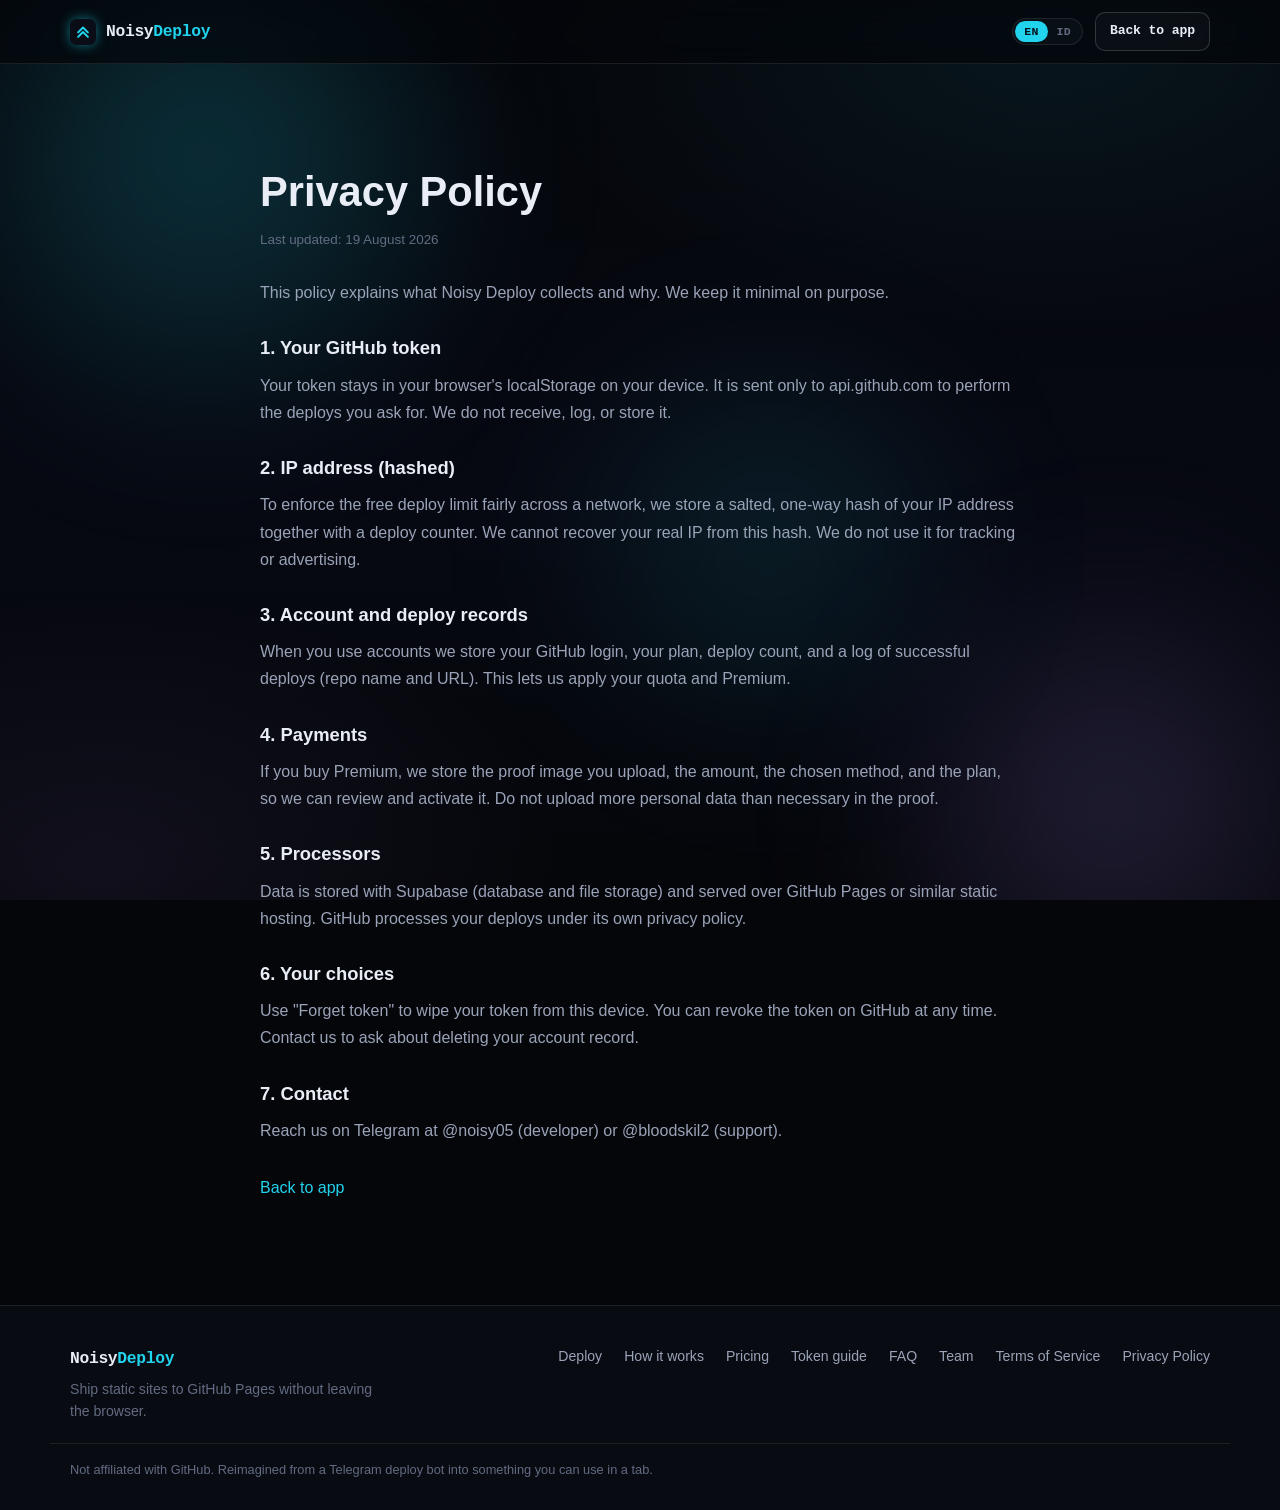
<file: privacy.html>
<!doctype html>
<html lang="en" data-theme="dark">
<head>
  <meta charset="utf-8" />
  <meta name="viewport" content="width=device-width, initial-scale=1" />
  <script>document.documentElement.classList.add("js");</script>
  <title data-i18n="legal.privacy.title">Privacy Policy - Noisy Deploy</title>
  <meta name="color-scheme" content="dark" />
  <meta name="theme-color" content="#05060a" />
  <link rel="icon" type="image/svg+xml" href="assets/favicon.svg" />
  <link rel="apple-touch-icon" href="assets/apple-touch-icon.png" />
  <meta property="og:title" content="Privacy Policy - Noisy Deploy" />
  <meta property="og:description" content="How Noisy Deploy handles your data: your GitHub token stays in your browser, and we store only what we need." />
  <meta property="og:type" content="article" />
  <meta property="og:url" content="https://noisydeployment.devs.surf/privacy.html" />
  <meta property="og:image" content="https://noisydeployment.devs.surf/assets/og-image.png" />
  <meta name="twitter:card" content="summary_large_image" />
  <link rel="stylesheet" href="css/style.css" />
  <link rel="stylesheet" href="css/animations.css" />
</head>
<body>
  <div class="bg" aria-hidden="true">
    <span class="bg-orb bg-orb-1"></span>
    <span class="bg-orb bg-orb-2"></span>
    <span class="bg-orb bg-orb-3"></span>
  </div>

  <header class="nav nav-plain">
    <div class="nav-inner">
      <a class="brand" href="index.html" aria-label="Noisy Deploy home">
        <svg class="brand-mark" viewBox="0 0 64 64" width="26" height="26" aria-hidden="true">
          <rect width="64" height="64" rx="16" fill="#0a0d16"/>
          <g fill="none" stroke="#22d3ee" stroke-width="5" stroke-linecap="round" stroke-linejoin="round">
            <path d="M20 33 L32 21 L44 33"/><path d="M20 44 L32 32 L44 44"/>
          </g>
        </svg>
        <span class="brand-name">Noisy<span class="brand-dim">Deploy</span></span>
      </a>
      <div class="nav-status">
        <div class="lang" role="group" data-i18n-attr="aria-label:nav.lang">
          <button class="lang-opt is-active" data-lang="en" type="button" aria-pressed="true">EN</button>
          <button class="lang-opt" data-lang="id" type="button" aria-pressed="false">ID</button>
        </div>
        <a class="btn btn-ghost btn-sm" href="index.html" data-i18n="legal.back">Back to app</a>
      </div>
    </div>
  </header>

  <main id="top" class="legal">
    <article class="legal-doc">
      <h1 class="legal-h" data-i18n="legal.privacy.title">Privacy Policy</h1>
      <p class="legal-updated" data-i18n="legal.updated">Last updated: 19 August 2026</p>
      <div class="legal-body" data-i18n-html="legal.privacy.body"></div>
      <p class="legal-foot"><a href="index.html" data-i18n="legal.back">Back to app</a></p>
    </article>
  </main>

  <footer class="foot">
    <div class="foot-inner">
      <div class="foot-brand">
        <span class="brand-name">Noisy<span class="brand-dim">Deploy</span></span>
        <p data-i18n="foot.tagline">Ship static sites to GitHub Pages without leaving the browser.</p>
      </div>
      <div class="foot-links">
        <a href="index.html#deploy" data-i18n="foot.deploy">Deploy</a>
        <a href="index.html#how" data-i18n="foot.how">How it works</a>
        <a href="index.html#pricing" data-i18n="foot.pricing">Pricing</a>
        <a href="index.html#guide" data-i18n="foot.guide">Token guide</a>
        <a href="index.html#faq" data-i18n="foot.faq">FAQ</a>
        <a href="index.html#team" data-i18n="foot.team">Team</a>
        <a href="terms.html" data-i18n="foot.terms">Terms of Service</a>
        <a href="privacy.html" data-i18n="foot.privacy">Privacy Policy</a>
      </div>
    </div>
    <p class="foot-fine" data-i18n="foot.fine">
      Not affiliated with GitHub. Reimagined from a Telegram deploy bot into something you can use in a tab.
    </p>
  </footer>

  <script src="js/config.js"></script>
  <script src="js/i18n.js"></script>
  <script>
    (function () {
      ND.i18n.init();
      document.querySelectorAll(".lang-opt").forEach(function (b) {
        b.addEventListener("click", function () { ND.i18n.set(b.getAttribute("data-lang")); });
      });
    })();
  </script>
</body>
</html>
</file>
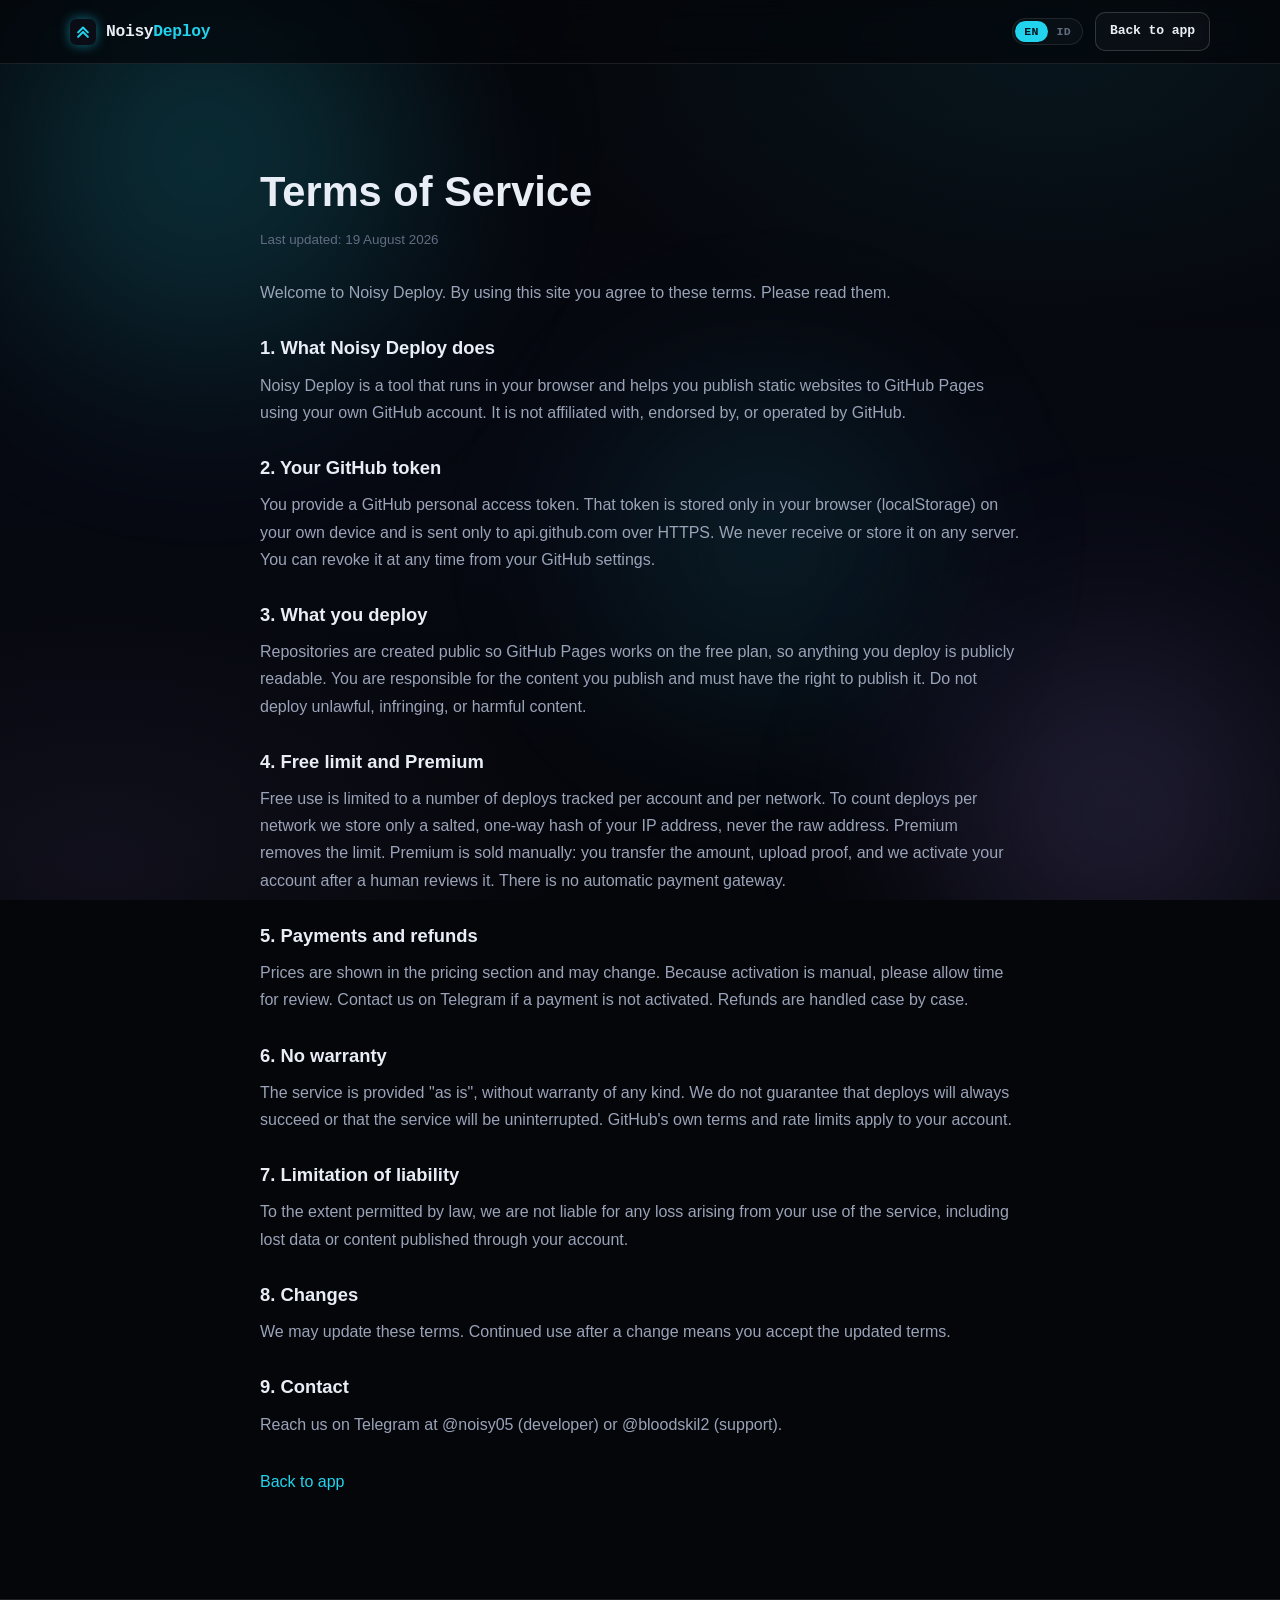
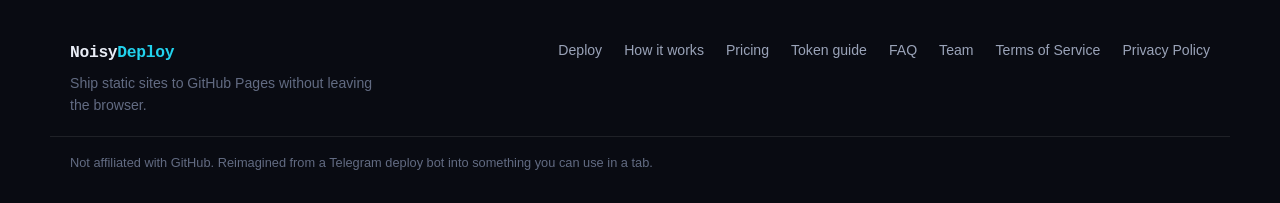
<file: terms.html>
<!doctype html>
<html lang="en" data-theme="dark">
<head>
  <meta charset="utf-8" />
  <meta name="viewport" content="width=device-width, initial-scale=1" />
  <script>document.documentElement.classList.add("js");</script>
  <title data-i18n="legal.terms.title">Terms of Service - Noisy Deploy</title>
  <meta name="color-scheme" content="dark" />
  <meta name="theme-color" content="#05060a" />
  <link rel="icon" type="image/svg+xml" href="assets/favicon.svg" />
  <link rel="apple-touch-icon" href="assets/apple-touch-icon.png" />
  <meta property="og:title" content="Terms of Service - Noisy Deploy" />
  <meta property="og:description" content="The terms for using Noisy Deploy to publish static sites to GitHub Pages." />
  <meta property="og:type" content="article" />
  <meta property="og:url" content="https://noisydeployment.devs.surf/terms.html" />
  <meta property="og:image" content="https://noisydeployment.devs.surf/assets/og-image.png" />
  <meta name="twitter:card" content="summary_large_image" />
  <link rel="stylesheet" href="css/style.css" />
  <link rel="stylesheet" href="css/animations.css" />
</head>
<body>
  <div class="bg" aria-hidden="true">
    <span class="bg-orb bg-orb-1"></span>
    <span class="bg-orb bg-orb-2"></span>
    <span class="bg-orb bg-orb-3"></span>
  </div>

  <header class="nav nav-plain">
    <div class="nav-inner">
      <a class="brand" href="index.html" aria-label="Noisy Deploy home">
        <svg class="brand-mark" viewBox="0 0 64 64" width="26" height="26" aria-hidden="true">
          <rect width="64" height="64" rx="16" fill="#0a0d16"/>
          <g fill="none" stroke="#22d3ee" stroke-width="5" stroke-linecap="round" stroke-linejoin="round">
            <path d="M20 33 L32 21 L44 33"/><path d="M20 44 L32 32 L44 44"/>
          </g>
        </svg>
        <span class="brand-name">Noisy<span class="brand-dim">Deploy</span></span>
      </a>
      <div class="nav-status">
        <div class="lang" role="group" data-i18n-attr="aria-label:nav.lang">
          <button class="lang-opt is-active" data-lang="en" type="button" aria-pressed="true">EN</button>
          <button class="lang-opt" data-lang="id" type="button" aria-pressed="false">ID</button>
        </div>
        <a class="btn btn-ghost btn-sm" href="index.html" data-i18n="legal.back">Back to app</a>
      </div>
    </div>
  </header>

  <main id="top" class="legal">
    <article class="legal-doc">
      <h1 class="legal-h" data-i18n="legal.terms.title">Terms of Service</h1>
      <p class="legal-updated" data-i18n="legal.updated">Last updated: 19 August 2026</p>
      <div class="legal-body" data-i18n-html="legal.terms.body"></div>
      <p class="legal-foot"><a href="index.html" data-i18n="legal.back">Back to app</a></p>
    </article>
  </main>

  <footer class="foot">
    <div class="foot-inner">
      <div class="foot-brand">
        <span class="brand-name">Noisy<span class="brand-dim">Deploy</span></span>
        <p data-i18n="foot.tagline">Ship static sites to GitHub Pages without leaving the browser.</p>
      </div>
      <div class="foot-links">
        <a href="index.html#deploy" data-i18n="foot.deploy">Deploy</a>
        <a href="index.html#how" data-i18n="foot.how">How it works</a>
        <a href="index.html#pricing" data-i18n="foot.pricing">Pricing</a>
        <a href="index.html#guide" data-i18n="foot.guide">Token guide</a>
        <a href="index.html#faq" data-i18n="foot.faq">FAQ</a>
        <a href="index.html#team" data-i18n="foot.team">Team</a>
        <a href="terms.html" data-i18n="foot.terms">Terms of Service</a>
        <a href="privacy.html" data-i18n="foot.privacy">Privacy Policy</a>
      </div>
    </div>
    <p class="foot-fine" data-i18n="foot.fine">
      Not affiliated with GitHub. Reimagined from a Telegram deploy bot into something you can use in a tab.
    </p>
  </footer>

  <script src="js/config.js"></script>
  <script src="js/i18n.js"></script>
  <script>
    (function () {
      ND.i18n.init();
      document.querySelectorAll(".lang-opt").forEach(function (b) {
        b.addEventListener("click", function () { ND.i18n.set(b.getAttribute("data-lang")); });
      });
    })();
  </script>
</body>
</html>
</file>
<file: css/style.css>
/* ============================================================================
   Noisy Deploy — style.css
   Dark-tech / neon-terminal system. One accent (cyan) locked across the page.
   Radius scale:  panels 16px · controls 10px · pills/chips full.
   Type:          system sans for prose, monospace for brand / labels / logs.
   ==========================================================================*/

:root {
  /* Surfaces (near-black, never pure #000) */
  --bg:        #05060a;
  --bg-1:      #090b12;
  --bg-2:      #0e111b;
  --panel:     rgba(255, 255, 255, 0.028);
  --panel-2:   rgba(255, 255, 255, 0.05);
  --brd:       rgba(255, 255, 255, 0.09);
  --brd-2:     rgba(255, 255, 255, 0.16);

  /* Text */
  --text:      #e9edf6;
  --muted:     #9aa3b8;
  --faint:     #626b82;

  /* Accent (locked) + ambient companions used only in decorative canvas art */
  --accent:    #22d3ee;
  --accent-lo: rgba(34, 211, 238, 0.14);
  --accent-mid:rgba(34, 211, 238, 0.4);
  --violet:    #a78bfa;

  /* Semantic state */
  --ok:        #34d399;
  --warn:      #fbbf24;
  --err:       #fb7185;

  /* Radius */
  --r-panel:   16px;
  --r-ctrl:    10px;
  --r-pill:    999px;

  /* Type */
  --mono: ui-monospace, "JetBrains Mono", "SFMono-Regular", "SF Mono", Menlo, Consolas, "Liberation Mono", monospace;
  --sans: -apple-system, BlinkMacSystemFont, "Segoe UI", Roboto, "Helvetica Neue", Arial, "Noto Sans", sans-serif;

  --maxw: 1180px;
  --nav-h: 64px;
  --glow: 0 0 0 1px var(--accent-mid), 0 8px 30px rgba(34, 211, 238, 0.25);
}

/* ----------------------------------------------------------------- reset */
*, *::before, *::after { box-sizing: border-box; }
* { margin: 0; }
/* The HTML `hidden` attribute must win over component display rules below
   (.modal, .admin-login, .spinner set display, which would otherwise show a
   hidden element). Keep this ABOVE those rules. */
[hidden] { display: none !important; }
html { scroll-behavior: smooth; -webkit-text-size-adjust: 100%; overflow-x: clip; }
@media (prefers-reduced-motion: reduce) { html { scroll-behavior: auto; } }

body {
  font-family: var(--sans);
  color: var(--text);
  background: var(--bg);
  line-height: 1.55;
  min-height: 100dvh;
  overflow-x: clip;
  -webkit-font-smoothing: antialiased;
  text-rendering: optimizeLegibility;
}

/* Ambient background wash: a soft base gradient fixed behind everything. The
   moving colour comes from the .bg orbs below; this just sets the mood floor. */
body::before {
  content: "";
  position: fixed;
  inset: 0;
  z-index: -2;
  background:
    radial-gradient(70% 55% at 82% 4%, rgba(34, 211, 238, 0.08), transparent 60%),
    radial-gradient(60% 50% at 8% 96%, rgba(167, 139, 250, 0.07), transparent 60%),
    linear-gradient(180deg, #05060a 0%, #070912 55%, #05060a 100%);
  pointer-events: none;
}

/* Animated neon mesh: three big, heavily-blurred orbs that drift slowly on
   their own timings. Smooth and calm — no grain, no flicker. Replaces the old
   film-grain canvas. Frozen under prefers-reduced-motion (see animations.css). */
.bg {
  position: fixed;
  inset: 0;
  z-index: -1;
  overflow: hidden;
  pointer-events: none;
}
.bg-orb {
  position: absolute;
  border-radius: 50%;
  filter: blur(70px);
  will-change: transform;
}
.bg-orb-1 {
  width: 52vw; height: 52vw; min-width: 380px; min-height: 380px;
  top: -14vw; left: -10vw;
  background: radial-gradient(circle at 50% 50%, rgba(34, 211, 238, 0.24), transparent 66%);
  animation: drift-1 30s ease-in-out infinite alternate;
}
.bg-orb-2 {
  width: 46vw; height: 46vw; min-width: 340px; min-height: 340px;
  bottom: -16vw; right: -10vw;
  background: radial-gradient(circle at 50% 50%, rgba(167, 139, 250, 0.20), transparent 66%);
  animation: drift-2 37s ease-in-out infinite alternate;
}
.bg-orb-3 {
  width: 40vw; height: 40vw; min-width: 300px; min-height: 300px;
  top: 32%; left: 40%;
  background: radial-gradient(circle at 50% 50%, rgba(34, 211, 238, 0.12), transparent 68%);
  animation: drift-3 44s ease-in-out infinite alternate;
}

img { max-width: 100%; display: block; }
a { color: var(--accent); text-decoration: none; }
a:hover { text-decoration: underline; }
code { font-family: var(--mono); font-size: 0.9em; color: var(--accent); }
:focus-visible {
  outline: 2px solid var(--accent);
  outline-offset: 2px;
  border-radius: 4px;
}

/* ------------------------------------------------------------------- nav */
.nav {
  position: sticky;
  top: 0;
  z-index: 50;
  height: var(--nav-h);
  backdrop-filter: blur(12px) saturate(140%);
  -webkit-backdrop-filter: blur(12px) saturate(140%);
  background: rgba(5, 6, 10, 0.72);
  border-bottom: 1px solid var(--brd);
}
.nav-inner {
  max-width: var(--maxw);
  height: 100%;
  margin: 0 auto;
  padding: 0 20px;
  display: flex;
  align-items: center;
  gap: 20px;
}
.brand { display: inline-flex; align-items: center; gap: 10px; color: var(--text); }
.brand:hover { text-decoration: none; }
.brand-mark { filter: drop-shadow(0 0 6px rgba(34, 211, 238, 0.5)); }
.brand-name {
  font-family: var(--mono);
  font-weight: 700;
  letter-spacing: -0.02em;
  font-size: 1.02rem;
}
.brand-dim { color: var(--accent); }
.nav-links { margin-left: 12px; display: flex; gap: 22px; }
.nav-links a { color: var(--muted); font-size: 0.92rem; }
.nav-links a:hover { color: var(--text); text-decoration: none; }
/* Hamburger: hidden on desktop, shown on narrow screens (see media queries). */
.nav-toggle {
  display: none; margin-left: auto;
  width: 40px; height: 40px; align-items: center; justify-content: center;
  border: 1px solid var(--brd-2); border-radius: var(--r-ctrl);
  background: transparent; color: var(--text); cursor: pointer;
}
.nav-toggle .i { width: 22px; height: 22px; stroke: currentColor; fill: none; stroke-width: 2; }
.nav-toggle:hover { border-color: var(--accent); }
.nav-status { margin-left: auto; display: flex; align-items: center; gap: 12px; }
/* Wrapper is transparent on desktop so links + status lay out inline in .nav-inner. */
.nav-menu { display: contents; }

.rate {
  font-family: var(--mono);
  font-size: 0.72rem;
  color: var(--faint);
  white-space: nowrap;
}
.conn {
  display: inline-flex;
  align-items: center;
  gap: 8px;
  padding: 5px 10px 5px 8px;
  border: 1px solid var(--brd);
  border-radius: var(--r-pill);
  background: var(--panel);
}
.conn-avatar { border-radius: var(--r-pill); }
.conn-dot {
  width: 7px; height: 7px; border-radius: 50%;
  background: var(--faint);
  box-shadow: 0 0 0 0 transparent;
}
.conn[data-state="on"] .conn-dot { background: var(--ok); box-shadow: 0 0 8px var(--ok); }
.conn-label { font-family: var(--mono); font-size: 0.76rem; color: var(--muted); }
.conn[data-state="on"] .conn-label { color: var(--text); }
.conn-forget {
  border: 0; background: none; cursor: pointer;
  color: var(--faint); font-size: 0.72rem; font-family: var(--mono);
  padding: 2px 4px; border-radius: 6px;
}
.conn-forget:hover { color: var(--err); }

/* language toggle (segmented pill, matches the connection chip) */
.lang {
  display: inline-flex;
  border: 1px solid var(--brd);
  border-radius: var(--r-pill);
  background: var(--panel);
  padding: 2px;
}
.lang-opt {
  border: 0; background: none; cursor: pointer;
  font-family: var(--mono); font-size: 0.72rem; font-weight: 700; letter-spacing: 0.02em;
  color: var(--faint);
  padding: 4px 9px; border-radius: var(--r-pill);
  transition: color 0.18s ease, background 0.18s ease;
}
.lang-opt:hover { color: var(--muted); }
.lang-opt.is-active { color: #04121a; background: var(--accent); }

/* --------------------------------------------------------------- layout */
main { display: block; }
section { max-width: var(--maxw); margin: 0 auto; padding: 0 20px; }
section[id] { scroll-margin-top: 80px; }
.section-head { max-width: 60ch; margin: 0 auto 34px; text-align: center; }
.section-head h2 {
  font-size: clamp(1.7rem, 3.4vw, 2.5rem);
  letter-spacing: -0.03em;
  line-height: 1.05;
}
.section-head p { color: var(--muted); margin-top: 10px; }

/* ---------------------------------------------------------------- hero */
.hero { padding-top: clamp(40px, 7vh, 84px); padding-bottom: clamp(48px, 8vh, 96px); }
.hero-grid {
  display: grid;
  grid-template-columns: 1.05fr 0.95fr;
  gap: clamp(28px, 5vw, 64px);
  align-items: center;
  min-height: min(74svh, 640px);
}
.hero-copy { max-width: 34rem; }
.wordmark {
  position: relative;
  font-family: var(--mono);
  font-weight: 800;
  letter-spacing: -0.045em;
  line-height: 0.95;
  font-size: clamp(2.7rem, 8vw, 5rem);
  text-shadow: 0 0 26px rgba(34, 211, 238, 0.28);
}
.hero-sub {
  margin-top: 18px;
  color: var(--muted);
  font-size: clamp(1rem, 1.6vw, 1.18rem);
  max-width: 34ch;
}
.hero-cta { margin-top: 26px; display: flex; flex-wrap: wrap; gap: 12px; }
.hero-facts {
  margin-top: 30px;
  list-style: none;
  padding: 0;
  display: grid;
  gap: 8px;
  font-size: 0.9rem;
  color: var(--faint);
}
.hero-facts b { color: var(--text); font-weight: 600; }
.hero-facts li { padding-left: 18px; position: relative; }
.hero-facts li::before {
  content: ""; position: absolute; left: 0; top: 0.62em;
  width: 6px; height: 6px; border-radius: 50%;
  background: var(--accent); box-shadow: 0 0 7px var(--accent);
}

.hero-visual { position: relative; }
.visual-card {
  position: relative;
  aspect-ratio: 5 / 4;
  border: 1px solid var(--brd);
  border-radius: var(--r-panel);
  overflow: hidden;
  background:
    radial-gradient(120% 100% at 50% 0%, rgba(34, 211, 238, 0.08), transparent 55%),
    var(--bg-1);
  box-shadow: inset 0 1px 0 rgba(255, 255, 255, 0.05), 0 30px 80px rgba(0, 0, 0, 0.5);
}
.visual-card canvas { width: 100%; height: 100%; display: block; }
.visual-cap {
  position: absolute; left: 14px; bottom: 12px;
  font-family: var(--mono); font-size: 0.72rem; color: var(--muted);
  display: inline-flex; align-items: center; gap: 8px;
}
.blip {
  width: 8px; height: 8px; border-radius: 50%;
  background: var(--accent); box-shadow: 0 0 8px var(--accent);
}

/* --------------------------------------------------------------- buttons */
.btn {
  --btn-bg: var(--panel-2);
  display: inline-flex; align-items: center; justify-content: center; gap: 9px;
  font-family: var(--mono);
  font-size: 0.9rem; font-weight: 600;
  letter-spacing: -0.01em;
  white-space: nowrap;
  padding: 12px 20px;
  border-radius: var(--r-ctrl);
  border: 1px solid var(--brd-2);
  background: var(--btn-bg);
  color: var(--text);
  cursor: pointer;
  transition: transform 0.12s ease, box-shadow 0.2s ease, background 0.2s ease, border-color 0.2s ease, opacity 0.2s ease;
}
.btn:hover { text-decoration: none; }
.btn:active { transform: translateY(1px) scale(0.99); }
.btn .i { width: 18px; height: 18px; }
.btn-sm { padding: 8px 14px; font-size: 0.82rem; }

.btn-primary {
  background: linear-gradient(180deg, #2ee6ff, var(--accent));
  color: #04121a;
  border-color: transparent;
  box-shadow: 0 6px 22px rgba(34, 211, 238, 0.28);
}
.btn-primary:hover {
  box-shadow: 0 8px 30px rgba(34, 211, 238, 0.5);
  transform: translateY(-1px);
}
.btn-primary .i { stroke: #04121a; }

.btn-ghost { background: var(--panel); border-color: var(--brd-2); color: var(--text); }
.btn-ghost:hover { border-color: var(--accent-mid); box-shadow: 0 0 0 1px var(--accent-lo); }

.btn-quiet { background: transparent; border-color: transparent; color: var(--muted); }
.btn-quiet:hover { color: var(--text); background: var(--panel); }

.btn:disabled { opacity: 0.45; cursor: not-allowed; box-shadow: none; transform: none; }

/* SVG icon defaults (stroke system, Tabler-like geometry, one stroke width) */
.i { fill: none; stroke: currentColor; stroke-width: 1.9; stroke-linecap: round; stroke-linejoin: round; }
.i-sm { width: 16px; height: 16px; }
.i-lg { width: 30px; height: 30px; }

/* --------------------------------------------------------------- console */
.console { padding-top: clamp(48px, 8vh, 96px); }
.stepper {
  list-style: none; padding: 0; margin: 0 auto 26px;
  max-width: 720px;
  display: grid; grid-template-columns: repeat(4, 1fr); gap: 6px;
}
.step { display: flex; align-items: center; gap: 10px; position: relative; color: var(--faint); }
.step + .step::before {
  content: ""; position: absolute; left: -3px; top: 50%;
  width: 6px; height: 6px; border-radius: 50%; background: var(--brd-2);
  transform: translate(-100%, -50%);
}
.step-n {
  width: 28px; height: 28px; flex: none;
  display: grid; place-items: center;
  border-radius: 50%;
  border: 1px solid var(--brd-2);
  font-family: var(--mono); font-size: 0.82rem;
  background: var(--bg-1);
}
.step-t { font-family: var(--mono); font-size: 0.82rem; }
.step.is-active { color: var(--text); }
.step.is-active .step-n { border-color: var(--accent); color: var(--accent); box-shadow: 0 0 0 3px var(--accent-lo); }
.step.is-done { color: var(--muted); }
.step.is-done .step-n { background: var(--accent); border-color: var(--accent); color: #04121a; }

.console-grid {
  display: grid;
  grid-template-columns: 1.25fr 0.75fr;
  gap: 20px;
  align-items: stretch;
}
.console-grid > * { min-width: 0; }
.panels { position: relative; min-width: 0; }
.panel {
  min-width: 0;
  overflow-wrap: anywhere;
  border: 1px solid var(--brd);
  border-radius: var(--r-panel);
  background: linear-gradient(180deg, var(--panel-2), var(--panel));
  padding: clamp(20px, 3vw, 32px);
}
.panel-h { font-size: 1.3rem; letter-spacing: -0.02em; }
.panel-p { color: var(--muted); margin-top: 8px; font-size: 0.95rem; }

/* fields */
.field { margin-top: 20px; }
.field label {
  display: block; margin-bottom: 8px;
  font-family: var(--mono); font-size: 0.78rem; letter-spacing: 0.02em;
  color: var(--muted); text-transform: uppercase;
}
.field .opt { text-transform: none; color: var(--faint); }
input[type="text"], input[type="password"], input[type="email"] {
  width: 100%;
  font-family: var(--mono); font-size: 0.95rem;
  color: var(--text);
  background: var(--bg);
  border: 1px solid var(--brd-2);
  border-radius: var(--r-ctrl);
  padding: 12px 14px;
  transition: border-color 0.18s ease, box-shadow 0.18s ease;
}
input::placeholder { color: var(--faint); }
input:focus { outline: none; border-color: var(--accent); box-shadow: 0 0 0 3px var(--accent-lo); }
/* keep browser autofill from painting inputs white (email field on the admin login) */
input:-webkit-autofill,
input:-webkit-autofill:hover,
input:-webkit-autofill:focus {
  -webkit-text-fill-color: var(--text);
  -webkit-box-shadow: 0 0 0 40px var(--bg) inset;
  caret-color: var(--text);
  transition: background-color 9999s ease-out 0s;
}

.token-input { position: relative; }
.token-input input { padding-right: 46px; }
.pw-toggle {
  position: absolute; right: 6px; top: 50%; transform: translateY(-50%);
  width: 34px; height: 34px; display: grid; place-items: center;
  border: 0; background: none; color: var(--faint); cursor: pointer; border-radius: 8px;
}
.pw-toggle:hover { color: var(--text); background: var(--panel); }

.hint { margin-top: 8px; font-size: 0.82rem; color: var(--faint); }
.hint a { color: var(--accent); }
.inline-error { margin-top: 10px; color: var(--err); font-size: 0.85rem; }

.privacy, .note {
  margin-top: 20px; padding-top: 16px; border-top: 1px solid var(--brd);
  display: flex; gap: 10px; align-items: flex-start;
  font-size: 0.82rem; color: var(--faint);
}
.privacy .i, .note .i { flex: none; color: var(--accent); margin-top: 1px; }
.privacy b, .note b { color: var(--muted); }

button.btn.btn-primary#btnConnect,
#btnConnect { margin-top: 20px; }

/* connected card */
.connected-card {
  margin-top: 20px;
  display: flex; align-items: center; gap: 14px; flex-wrap: wrap;
  padding: 14px; border: 1px solid var(--brd); border-radius: var(--r-ctrl);
  background: var(--panel);
}
.me-avatar { border-radius: 50%; border: 1px solid var(--brd-2); }
.me-meta { display: flex; flex-direction: column; line-height: 1.2; }
.me-name { font-weight: 600; }
.me-login { font-family: var(--mono); font-size: 0.82rem; color: var(--muted); }
.connected-actions { margin-left: auto; display: flex; gap: 8px; }

/* dropzone */
.dropzone {
  margin-top: 20px;
  border: 1.5px dashed var(--brd-2);
  border-radius: var(--r-panel);
  padding: 36px 20px;
  text-align: center;
  cursor: pointer;
  transition: border-color 0.2s ease, background 0.2s ease, box-shadow 0.2s ease;
}
.dropzone .i-lg { color: var(--accent); margin: 0 auto 10px; }
.dz-title { font-weight: 600; }
.dz-sub { color: var(--faint); font-size: 0.82rem; margin: 6px 0; }
.dz-btns { display: flex; gap: 10px; justify-content: center; flex-wrap: wrap; }
.dropzone.is-drag {
  border-color: var(--accent);
  background: var(--accent-lo);
  box-shadow: inset 0 0 40px rgba(34, 211, 238, 0.08), 0 0 0 3px var(--accent-lo);
}

.file-warn {
  margin-top: 14px; display: flex; gap: 8px; align-items: flex-start;
  color: var(--warn); font-size: 0.85rem;
}
.file-warn .i { color: var(--warn); flex: none; margin-top: 2px; }

.filelist-wrap { margin-top: 18px; }
.filelist-head {
  display: flex; align-items: center; justify-content: space-between;
  font-family: var(--mono); font-size: 0.78rem; color: var(--muted); margin-bottom: 10px;
}
.filelist { list-style: none; padding: 0; display: grid; gap: 6px; max-height: 260px; overflow: auto; }
.file-row {
  display: flex; align-items: center; gap: 10px;
  padding: 9px 12px; border-radius: var(--r-ctrl);
  background: var(--panel); border: 1px solid var(--brd);
  font-family: var(--mono); font-size: 0.82rem;
}
.file-row .fr-path { color: var(--text); overflow: hidden; text-overflow: ellipsis; white-space: nowrap; }
.file-row .fr-size { margin-left: auto; color: var(--faint); flex: none; }
.file-row .fr-x {
  flex: none; border: 0; background: none; color: var(--faint); cursor: pointer;
  width: 24px; height: 24px; display: grid; place-items: center; border-radius: 6px;
}
.file-row .fr-x:hover { color: var(--err); background: var(--panel-2); }

.preview-wrap { margin-top: 16px; }
.preview-toggle {
  display: inline-flex; align-items: center; gap: 8px;
  background: none; border: 0; cursor: pointer;
  font-family: var(--mono); font-size: 0.84rem; color: var(--muted);
  padding: 4px 0;
}
.preview-toggle:hover { color: var(--text); }
.preview-toggle .chev { transition: transform 0.2s ease; }
.preview-toggle[aria-expanded="true"] .chev { transform: rotate(90deg); }
.preview-frame {
  margin-top: 12px; border: 1px solid var(--brd); border-radius: var(--r-ctrl); overflow: hidden;
  background: #fff;
}
.preview-frame iframe { width: 100%; height: 300px; border: 0; display: block; }

.panel-nav { margin-top: 24px; display: flex; justify-content: space-between; gap: 12px; }
.url-preview { margin-top: 10px; font-size: 0.85rem; color: var(--muted); }
.url-preview code { color: var(--accent); }

/* success */
.panel-success { text-align: center; }
.success-mark {
  width: 68px; height: 68px; margin: 4px auto 14px;
  display: grid; place-items: center; border-radius: 50%;
  color: #04121a; background: var(--ok);
  box-shadow: 0 0 0 6px rgba(52, 211, 153, 0.15), 0 0 40px rgba(52, 211, 153, 0.5);
}
.success-mark .i { width: 34px; height: 34px; stroke: #04121a; stroke-width: 2.6; }
.live-url {
  margin: 18px auto 0; max-width: 100%;
  display: inline-flex; align-items: center; gap: 10px;
  padding: 12px 16px; border-radius: var(--r-ctrl);
  border: 1px solid var(--accent-mid); background: var(--accent-lo);
  font-family: var(--mono); font-size: 0.9rem; color: var(--accent);
  word-break: break-all;
}
.live-url .i { color: var(--accent); flex: none; }
.success-actions { margin-top: 20px; display: flex; gap: 10px; justify-content: center; flex-wrap: wrap; }
#btnAnother { margin-top: 16px; }

/* log */
.logwrap {
  display: flex; flex-direction: column;
  border: 1px solid var(--brd); border-radius: var(--r-panel);
  background: #06070d;
  overflow: hidden;
  min-height: 320px; max-height: 520px;
}
.log-head {
  display: flex; align-items: center; gap: 10px;
  padding: 12px 16px; border-bottom: 1px solid var(--brd);
  background: var(--panel);
}
.log-dots { display: inline-flex; gap: 6px; }
.log-dots i { width: 9px; height: 9px; border-radius: 50%; background: var(--brd-2); }
.log-dots i:first-child { background: #fb7185aa; }
.log-dots i:nth-child(2) { background: #fbbf24aa; }
.log-dots i:last-child { background: #34d399aa; }
.log-title { font-family: var(--mono); font-size: 0.78rem; color: var(--muted); }
.log {
  flex: 1; padding: 14px 16px; overflow: auto;
  font-family: var(--mono); font-size: 0.8rem; line-height: 1.7;
  color: var(--muted);
}
.log-idle { color: var(--faint); }
.log .ln { white-space: pre-wrap; word-break: break-word; }
.log .ln::before { content: "› "; color: var(--faint); }
.log .ln.ok    { color: var(--ok); }
.log .ln.ok::before    { content: "✓ "; color: var(--ok); }
.log .ln.warn  { color: var(--warn); }
.log .ln.warn::before  { content: "! "; color: var(--warn); }
.log .ln.err   { color: var(--err); }
.log .ln.err::before   { content: "✗ "; color: var(--err); }
.log .ln.step  { color: var(--accent); margin-top: 6px; }
.log .ln.step::before  { content: "» "; color: var(--accent); }
.log .ln.poll  { color: var(--muted); }
.log .ln.poll::before  { content: "⟳ "; color: var(--accent); }

/* --------------------------------------------------------------- how */
.how { padding-top: clamp(64px, 11vh, 130px); }
.flow {
  list-style: none; padding: 0; margin: 0;
  display: grid; grid-template-columns: repeat(3, 1fr); gap: 20px;
  position: relative;
}
.flow::before {
  content: ""; position: absolute; top: 46px; left: 12%; right: 12%; height: 1px;
  background: linear-gradient(90deg, transparent, var(--brd-2), transparent);
}
.flow-step {
  position: relative; padding: 24px;
  border: 1px solid var(--brd); border-radius: var(--r-panel);
  background: linear-gradient(180deg, var(--panel-2), transparent);
}
.flow-n {
  display: inline-grid; place-items: center;
  width: 40px; height: 40px; border-radius: 12px;
  font-family: var(--mono); font-weight: 700; color: var(--accent);
  background: var(--bg); border: 1px solid var(--accent-mid);
  box-shadow: 0 0 18px rgba(34, 211, 238, 0.2);
}
.flow-step h3 { margin-top: 16px; font-size: 1.15rem; letter-spacing: -0.02em; }
.flow-step p { margin-top: 8px; color: var(--muted); font-size: 0.92rem; }

/* --------------------------------------------------------------- guide */
.guide { padding-top: clamp(64px, 11vh, 130px); }
.guide-steps {
  list-style: none; padding: 0; margin: 0 auto; max-width: 780px;
  display: grid; gap: 14px;
}
.guide-step {
  display: flex; gap: 16px; align-items: flex-start;
  padding: 20px 22px;
  border: 1px solid var(--brd); border-radius: var(--r-panel);
  background: linear-gradient(180deg, var(--panel-2), transparent);
}
.guide-n {
  flex: none;
  display: grid; place-items: center;
  width: 34px; height: 34px; border-radius: 50%;
  font-family: var(--mono); font-weight: 700; font-size: 0.95rem;
  color: var(--accent); background: var(--bg);
  border: 1px solid var(--accent-mid);
  box-shadow: 0 0 16px rgba(34, 211, 238, 0.18);
}
.guide-body { flex: 1; min-width: 0; }
.guide-body h3 { font-size: 1.08rem; letter-spacing: -0.02em; }
.guide-body h3 code { font-size: 0.92em; }
.guide-body > p { margin-top: 7px; color: var(--muted); font-size: 0.94rem; }
.guide-callout {
  margin-top: 12px; padding: 10px 12px;
  display: flex; gap: 9px; align-items: flex-start;
  border: 1px solid var(--accent-mid); border-radius: var(--r-ctrl);
  background: var(--accent-lo);
  font-size: 0.86rem; color: var(--text);
}
.guide-callout .i { flex: none; color: var(--accent); margin-top: 1px; }
.guide-foot {
  max-width: 780px; margin: 26px auto 0;
  display: flex; align-items: center; gap: 18px; flex-wrap: wrap;
}
.guide-safety { flex: 1; min-width: 220px; color: var(--faint); font-size: 0.85rem; }

/* --------------------------------------------------------------- faq */
.faq { padding-top: clamp(64px, 11vh, 130px); padding-bottom: clamp(64px, 11vh, 130px); }
.accordion { max-width: 780px; margin: 0 auto; display: grid; gap: 10px; }
.accordion details {
  border: 1px solid var(--brd); border-radius: var(--r-ctrl);
  background: var(--panel); overflow: hidden;
}
.accordion summary {
  list-style: none; cursor: pointer;
  padding: 16px 20px; font-weight: 600;
  display: flex; align-items: center; justify-content: space-between; gap: 16px;
}
.accordion summary::-webkit-details-marker { display: none; }
.acc-ico { position: relative; width: 14px; height: 14px; flex: none; }
.acc-ico::before, .acc-ico::after {
  content: ""; position: absolute; background: var(--accent);
  top: 50%; left: 50%; transform: translate(-50%, -50%);
}
.acc-ico::before { width: 14px; height: 2px; }
.acc-ico::after  { width: 2px; height: 14px; transition: transform 0.2s ease; }
.accordion details[open] .acc-ico::after { transform: translate(-50%, -50%) scaleY(0); }
.acc-body { padding: 0 20px 18px; color: var(--muted); font-size: 0.92rem; }
.acc-body ol { margin: 0; padding-left: 20px; display: grid; gap: 8px; }
.acc-body a { color: var(--accent); }

/* --------------------------------------------------------------- team */
.team { padding-top: clamp(64px, 11vh, 130px); padding-bottom: clamp(64px, 11vh, 130px); }
.team-grid {
  max-width: 720px; margin: 0 auto;
  display: grid; grid-template-columns: 1fr 1fr; gap: 20px;
}
.team-card {
  display: flex; flex-direction: column; align-items: center; text-align: center;
  padding: 30px 24px;
  border: 1px solid var(--brd); border-radius: var(--r-panel);
  background: linear-gradient(180deg, var(--panel-2), transparent);
}
/* Circular avatar with a gradient neon ring */
.team-photo {
  width: 112px; height: 112px; border-radius: 50%;
  padding: 3px; margin-bottom: 16px;
  background: linear-gradient(145deg, var(--accent), var(--violet));
  box-shadow: 0 0 26px rgba(34, 211, 238, 0.22);
}
.team-photo img {
  width: 100%; height: 100%; border-radius: 50%;
  object-fit: cover; background: var(--bg-2);
  border: 2px solid var(--bg);
}
.team-name { font-size: 1.2rem; letter-spacing: -0.01em; }
.team-role {
  margin-top: 4px; color: var(--accent);
  font-family: var(--mono); font-size: 0.76rem;
  text-transform: uppercase; letter-spacing: 0.14em;
}
.team-tele {
  margin-top: 16px;
  display: inline-flex; align-items: center; gap: 8px;
  padding: 9px 16px; border-radius: var(--r-pill);
  border: 1px solid var(--brd-2); color: var(--text);
  font-size: 0.88rem;
  transition: border-color 0.2s ease, background 0.2s ease, transform 0.05s ease;
}
.team-tele:hover { border-color: var(--accent-mid); background: var(--accent-lo); text-decoration: none; }
.team-tele:active { transform: translateY(1px); }
.team-tele .i { color: var(--accent); }

/* --------------------------------------------------------------- footer */
.foot { border-top: 1px solid var(--brd); margin-top: 40px; background: var(--bg-1); }
.foot-inner {
  max-width: var(--maxw); margin: 0 auto; padding: 40px 20px 20px;
  display: flex; justify-content: space-between; gap: 30px; flex-wrap: wrap;
}
.foot-brand { max-width: 34ch; }
.foot-brand p { color: var(--faint); font-size: 0.88rem; margin-top: 8px; }
.foot-links { display: flex; gap: 22px; flex-wrap: wrap; align-content: start; }
.foot-links a { color: var(--muted); font-size: 0.88rem; }
.foot-links a:hover { color: var(--text); text-decoration: none; }
.foot-fine {
  max-width: var(--maxw); margin: 0 auto; padding: 16px 20px 30px;
  color: var(--faint); font-size: 0.8rem; border-top: 1px solid var(--brd);
}

/* --------------------------------------------------------------- toasts */
.toasts {
  position: fixed; right: 18px; bottom: 18px; z-index: 120;
  display: grid; gap: 10px; max-width: min(360px, calc(100vw - 36px));
}
.toast {
  padding: 12px 14px; border-radius: var(--r-ctrl);
  border: 1px solid var(--brd-2); background: var(--bg-2);
  box-shadow: 0 12px 40px rgba(0, 0, 0, 0.5);
  font-size: 0.88rem; display: flex; gap: 10px; align-items: flex-start;
}
.toast .i { flex: none; margin-top: 1px; }
.toast.ok   { border-color: rgba(52, 211, 153, 0.4); }
.toast.ok .i { color: var(--ok); }
.toast.err  { border-color: rgba(251, 113, 133, 0.4); }
.toast.err .i { color: var(--err); }
.toast.info .i { color: var(--accent); }

.spinner {
  width: 16px; height: 16px; border-radius: 50%;
  border: 2px solid rgba(4, 18, 26, 0.35);
  border-top-color: #04121a;
  display: inline-block;
}
.btn-ghost .spinner, .btn-quiet .spinner {
  border-color: var(--brd-2); border-top-color: var(--accent);
}

/* --------------------------------------------------------- announcement */
.announce {
  position: relative; z-index: 60;
  display: flex; align-items: center; gap: 12px;
  padding: 9px 44px 9px 20px;
  font-size: 0.86rem; text-align: center;
  border-bottom: 1px solid var(--accent-mid);
  background: linear-gradient(180deg, rgba(34, 211, 238, 0.12), rgba(34, 211, 238, 0.05));
  color: var(--text);
}
.announce .announce-msg { flex: 1; text-align: center; }
.announce a { color: var(--accent); }
.announce[data-level="warn"] {
  border-bottom-color: rgba(251, 191, 36, 0.5);
  background: linear-gradient(180deg, rgba(251, 191, 36, 0.14), rgba(251, 191, 36, 0.05));
}
.announce-x {
  position: absolute; right: 10px; top: 50%; transform: translateY(-50%);
  width: 30px; height: 30px; display: grid; place-items: center;
  border: 0; background: none; color: var(--muted); cursor: pointer; border-radius: 8px;
}
.announce-x:hover { color: var(--text); background: rgba(255, 255, 255, 0.06); }
.announce-x .i { width: 16px; height: 16px; }

/* -------------------------------------------------------- quota banner */
.quota {
  max-width: 720px; margin: 0 auto 26px;
  display: flex; align-items: center; gap: 12px; flex-wrap: wrap;
  padding: 11px 14px;
  border: 1px solid var(--brd); border-radius: var(--r-ctrl);
  background: var(--panel);
  font-family: var(--mono); font-size: 0.82rem; color: var(--muted);
}
.quota-dot { width: 8px; height: 8px; border-radius: 50%; flex: none; background: var(--accent); box-shadow: 0 0 8px var(--accent); }
.quota-text { flex: 1; min-width: 60%; }
.quota .quota-up { flex: none; }
.quota[data-state="none"] { border-color: rgba(251, 113, 133, 0.4); color: var(--text); }
.quota[data-state="none"] .quota-dot { background: var(--err); box-shadow: 0 0 8px var(--err); }
.quota[data-state="premium"], .quota[data-state="developer"] {
  border-color: var(--accent-mid); color: var(--text);
  background: var(--accent-lo);
}
.quota[data-state="disabled"] { color: var(--faint); }
.quota[data-state="disabled"] .quota-dot { background: var(--faint); box-shadow: none; }

/* -------------------------------------------------------------- pricing */
.pricing { padding-top: clamp(64px, 11vh, 130px); }
.plans {
  max-width: 1080px; margin: 0 auto;
  display: grid; grid-template-columns: repeat(auto-fit, minmax(240px, 1fr)); gap: 20px;
  align-items: stretch; /* all cards match the tallest; .plan-cta pins to bottom */
}
.plan {
  position: relative;
  display: flex; flex-direction: column;
  padding: 28px 26px;
  border: 1px solid var(--brd); border-radius: var(--r-panel);
  background: linear-gradient(180deg, var(--panel-2), transparent);
}
.plan-featured {
  border-color: var(--accent-mid);
  background:
    radial-gradient(120% 90% at 50% 0%, rgba(34, 211, 238, 0.1), transparent 60%),
    linear-gradient(180deg, var(--panel-2), transparent);
  box-shadow: 0 20px 60px rgba(34, 211, 238, 0.12);
}
.plan-flag {
  position: absolute; top: 16px; right: 16px;
  padding: 4px 10px; border-radius: var(--r-pill);
  font-family: var(--mono); font-size: 0.7rem; font-weight: 700; letter-spacing: 0.02em;
  color: #04121a; background: var(--accent);
}
.plan-name { font-size: 1.3rem; letter-spacing: -0.02em; }
.plan-tagline { color: var(--muted); font-size: 0.9rem; margin-top: 4px; }
.plan-price { margin: 18px 0; display: flex; align-items: baseline; gap: 8px; flex-wrap: wrap; }
.plan-amount { font-family: var(--mono); font-size: 2.1rem; font-weight: 800; letter-spacing: -0.03em; color: var(--text); }
.plan-featured .plan-amount { color: var(--accent); text-shadow: 0 0 22px rgba(34, 211, 238, 0.3); }
.plan-was { font-family: var(--mono); font-size: 1.05rem; color: var(--faint); text-decoration: line-through; }
.plan-per { font-family: var(--mono); font-size: 0.82rem; color: var(--muted); }
.plan-feats {
  list-style: none; padding: 0; margin: 0 0 24px;
  display: grid; gap: 10px; font-size: 0.9rem; color: var(--muted);
}
.plan-feats li { position: relative; padding-left: 26px; }
.plan-feats li::before {
  content: ""; position: absolute; left: 0; top: 2px;
  width: 16px; height: 16px; border-radius: 50%;
  background: var(--accent-lo);
  /* check mark via layered gradients would be heavy; use a small svg mask-free tick */
}
.plan-feats li::after {
  content: ""; position: absolute; left: 5px; top: 6px;
  width: 5px; height: 8px; border: solid var(--accent); border-width: 0 2px 2px 0;
  transform: rotate(45deg);
}
.plan-cta { margin-top: auto; width: 100%; }
.pricing-note {
  max-width: 620px; margin: 22px auto 0; text-align: center;
  color: var(--faint); font-size: 0.86rem;
}

/* ---------------------------------------------------------------- modal */
.modal {
  position: fixed; inset: 0; z-index: 90;
  display: grid; place-items: center; padding: 20px;
}
.modal-backdrop {
  position: absolute; inset: 0;
  background: rgba(3, 4, 8, 0.72);
  backdrop-filter: blur(4px); -webkit-backdrop-filter: blur(4px);
}
.modal-card {
  position: relative; z-index: 1;
  width: min(520px, 100%); max-height: min(88vh, 760px); overflow: auto;
  padding: clamp(22px, 4vw, 34px);
  border: 1px solid var(--brd-2); border-radius: var(--r-panel);
  background: linear-gradient(180deg, var(--bg-2), var(--bg-1));
  box-shadow: 0 30px 90px rgba(0, 0, 0, 0.6);
}
.modal-x {
  position: absolute; right: 14px; top: 14px;
  width: 34px; height: 34px; display: grid; place-items: center;
  border: 0; background: none; color: var(--muted); cursor: pointer; border-radius: 8px;
}
.modal-x:hover { color: var(--text); background: var(--panel); }
.modal-h { font-size: 1.4rem; letter-spacing: -0.02em; padding-right: 30px; }
.modal-intro { color: var(--muted); font-size: 0.92rem; margin-top: 8px; }
.pay-need-login {
  margin-top: 14px; padding: 10px 12px;
  border: 1px solid rgba(251, 191, 36, 0.4); border-radius: var(--r-ctrl);
  background: rgba(251, 191, 36, 0.08); color: var(--warn); font-size: 0.86rem;
}
.pay-step { margin-top: 22px; }
.pay-step-h {
  font-family: var(--mono); font-size: 0.82rem; letter-spacing: 0.02em;
  text-transform: uppercase; color: var(--accent);
}
.pay-rows { margin-top: 12px; display: grid; gap: 8px; }
.pay-row {
  display: flex; align-items: center; gap: 12px;
  padding: 10px 12px; border: 1px solid var(--brd); border-radius: var(--r-ctrl);
  background: var(--panel);
}
.pay-row dt { flex: none; width: 120px; color: var(--faint); font-size: 0.82rem; }
.pay-row dd {
  margin: 0; flex: 1; display: flex; align-items: center; gap: 10px;
  font-family: var(--mono); color: var(--text); font-size: 0.92rem;
  word-break: break-all;
}
.pay-copy {
  margin-left: auto; flex: none;
  border: 1px solid var(--brd-2); background: var(--panel-2);
  color: var(--muted); cursor: pointer;
  font-family: var(--mono); font-size: 0.72rem;
  padding: 4px 10px; border-radius: 6px;
}
.pay-copy:hover { color: var(--text); border-color: var(--accent-mid); }
.pay-hint { color: var(--faint); font-size: 0.84rem; margin-top: 6px; }
.pay-upload { margin-top: 12px; display: flex; align-items: center; gap: 12px; flex-wrap: wrap; }
.pay-proof-name { font-family: var(--mono); font-size: 0.82rem; color: var(--muted); word-break: break-all; }
.pay-confirm { margin-top: 12px; display: flex; gap: 10px; flex-wrap: wrap; }

/* payment-method picker + details (dynamic, from payment_methods) */
.pay-methods { margin-top: 10px; display: flex; flex-wrap: wrap; gap: 8px; }
.pay-method-chip {
  border: 1px solid var(--brd-2); background: var(--panel-2);
  color: var(--muted); cursor: pointer;
  font-size: 0.82rem; padding: 7px 14px; border-radius: 999px;
}
.pay-method-chip:hover { color: var(--text); border-color: var(--accent-mid); }
.pay-method-chip.is-active {
  color: var(--accent); border-color: var(--accent);
  box-shadow: inset 0 0 0 1px var(--accent-mid);
}
.pay-method-details { margin-top: 12px; display: grid; gap: 8px; }
.pay-method-details .pay-row {
  display: flex; align-items: center; gap: 10px; flex-wrap: wrap;
  padding: 8px 12px; border: 1px solid var(--brd); border-radius: 10px; background: var(--panel-2);
}
.pay-row-label { color: var(--faint); font-size: 0.8rem; }
.pay-row-val { font-family: var(--mono); color: var(--text); word-break: break-all; }
.pay-method-details .pay-row .btn { margin-left: auto; }
.pay-qr {
  display: block; width: 320px; max-width: 100%; height: auto; margin: 4px auto 10px;
  border: 1px solid var(--brd); border-radius: 14px; background: #fff; padding: 10px;
  box-shadow: 0 8px 30px rgba(0, 0, 0, 0.35);
}
.pay-note { color: var(--muted); font-size: 0.84rem; }
.pay-legal { margin-top: 18px; color: var(--faint); font-size: 0.8rem; text-align: center; }
.pay-legal a { color: var(--accent); }

/* legal pages (terms.html / privacy.html) */
.legal { padding: 96px 20px 64px; }
.legal-doc { max-width: 760px; margin: 0 auto; }
.legal-h { font-size: clamp(1.8rem, 4vw, 2.6rem); margin: 0 0 6px; }
.legal-updated { color: var(--faint); font-size: 0.84rem; margin: 0 0 28px; }
.legal-body { color: var(--muted); line-height: 1.7; }
.legal-body h2 { color: var(--text); font-size: 1.15rem; margin: 26px 0 8px; }
.legal-body p { margin: 0 0 12px; }
.legal-body a { color: var(--accent); }
.legal-foot { margin-top: 32px; }
.legal-foot a { color: var(--accent); }

/* admin: danger button, add row, file input, QR thumbnail */
.btn-danger { color: #fecaca; border-color: rgba(248, 113, 113, 0.4); }
.btn-danger:hover { color: #fff; border-color: #f87171; background: rgba(248, 113, 113, 0.12); }
.admin-add-row { margin-top: 14px; }
.admin-file { display: block; margin: 8px 0; font-size: 0.82rem; color: var(--muted); }
.admin-qr-thumb {
  display: block; width: 120px; height: auto; margin: 6px 0;
  border: 1px solid var(--brd); border-radius: 10px; background: #fff; padding: 6px;
}

/* premium badge in the connection chip */
.plan-badge {
  font-family: var(--mono); font-size: 0.64rem; font-weight: 700; letter-spacing: 0.04em;
  padding: 2px 7px; border-radius: var(--r-pill);
  color: #04121a; background: var(--accent);
}
.plan-badge[data-plan="developer"] { background: var(--violet); }

/* ============================================================================
   Admin dashboard (admin/index.html) — reuses the site's tokens and controls.
   ==========================================================================*/
body.admin { display: block; }

/* ---- login ---- */
.admin-login {
  min-height: 100dvh;
  display: grid; place-items: center;
  padding: 40px 20px;
}
.admin-login-card {
  width: 100%; max-width: 400px;
  border: 1px solid var(--brd);
  border-radius: var(--r-panel);
  background: linear-gradient(180deg, var(--panel-2), var(--panel));
  padding: clamp(24px, 4vw, 36px);
  box-shadow: 0 20px 60px rgba(0, 0, 0, 0.45);
}
.admin-login-card .brand { display: inline-flex; }
.admin-login-h { margin-top: 22px; font-size: 1.4rem; letter-spacing: -0.02em; }
.admin-login-p { color: var(--muted); margin-top: 6px; font-size: 0.92rem; }
.admin-config-warn {
  margin-top: 16px; padding: 12px 14px; border-radius: var(--r-ctrl);
  border: 1px solid rgba(251, 191, 36, 0.4); background: rgba(251, 191, 36, 0.08);
  color: var(--warn); font-size: 0.82rem; line-height: 1.5;
}
.admin-config-warn code { color: var(--warn); }

/* ---- shell: left sidebar + content column ---- */
.admin-shell {
  min-height: 100dvh;
  display: grid; grid-template-columns: 244px 1fr;
}
.admin-tag {
  font-size: 0.6rem; font-weight: 700; letter-spacing: 0.08em; text-transform: uppercase;
  color: var(--accent); border: 1px solid var(--accent-mid); border-radius: var(--r-pill);
  padding: 1px 7px; vertical-align: middle;
}

/* ---- sidebar ---- */
.admin-sidebar {
  position: sticky; top: 0; align-self: start;
  height: 100dvh; z-index: 60;
  display: flex; flex-direction: column; gap: 8px;
  padding: 20px 16px;
  border-right: 1px solid var(--brd);
  background: linear-gradient(180deg, var(--panel-2), var(--bg-1));
}
.admin-sidebar .brand { margin: 4px 8px 16px; }
.admin-nav { display: flex; flex-direction: column; gap: 4px; flex: 1; }
.admin-tab {
  font-family: var(--mono); font-size: 0.86rem; font-weight: 600;
  color: var(--muted); background: transparent;
  border: 1px solid transparent; border-radius: var(--r-ctrl);
  padding: 10px 14px; cursor: pointer; text-align: left;
  display: flex; align-items: center; gap: 11px; width: 100%;
  transition: color 0.18s ease, background 0.18s ease, border-color 0.18s ease;
}
.admin-tab svg { width: 19px; height: 19px; flex: none; opacity: 0.85; }
.admin-tab span:first-of-type { flex: 1; }
.admin-tab:hover { color: var(--text); background: var(--panel); }
.admin-tab.is-active {
  color: var(--accent); background: var(--accent-lo);
  border-color: var(--accent-mid);
}
.admin-tab.is-active svg { opacity: 1; }
.tab-badge {
  min-width: 18px; height: 18px; padding: 0 5px;
  display: inline-grid; place-items: center;
  font-size: 0.68rem; font-weight: 700; color: #04121a;
  background: var(--accent); border-radius: var(--r-pill);
}
.admin-sidebar-foot { margin-top: 8px; padding-top: 12px; border-top: 1px solid var(--brd); }

/* ---- content column: top bar + panels ---- */
.admin-content { min-width: 0; max-width: 100%; display: flex; flex-direction: column; overflow-wrap: anywhere; }
.admin-topbar {
  position: sticky; top: 0; z-index: 50;
  display: flex; align-items: center; justify-content: space-between; gap: 16px;
  padding: 14px clamp(16px, 4vw, 40px);
  border-bottom: 1px solid var(--brd);
  background: rgba(5, 6, 10, 0.82);
  backdrop-filter: blur(12px);
}
.admin-hello { display: flex; flex-direction: column; line-height: 1.25; }
.admin-hello span { font-size: 0.72rem; color: var(--faint); text-transform: uppercase; letter-spacing: 0.06em; }
.admin-hello strong { font-family: var(--mono); font-size: 0.98rem; color: var(--text); }

/* ---- panels ---- */
.admin-main {
  max-width: 1080px; width: 100%; min-width: 0;
  padding: 26px clamp(16px, 4vw, 40px) 80px;
}
.admin-panel-head {
  display: flex; align-items: center; justify-content: space-between; gap: 14px;
  flex-wrap: wrap; margin-bottom: 12px;
}
.admin-panel-head h2 { font-size: 1.3rem; letter-spacing: -0.02em; }
.admin-hint { color: var(--faint); font-size: 0.85rem; margin-bottom: 16px; }
.admin-filter, .admin-inline {
  display: inline-flex; align-items: center; gap: 8px;
  font-family: var(--mono); font-size: 0.82rem; color: var(--muted);
}
.admin-search { display: flex; gap: 8px; align-items: center; }
.admin-search input { min-width: min(280px, 60vw); }

/* ---- list + items ---- */
.admin-list { display: grid; gap: 14px; min-width: 0; }
.admin-empty { color: var(--faint); font-size: 0.9rem; padding: 20px 0; }
.admin-item {
  border: 1px solid var(--brd); border-radius: var(--r-panel);
  background: linear-gradient(180deg, var(--panel-2), var(--panel));
  padding: 18px 20px;
  min-width: 0; overflow-wrap: anywhere;
}
.admin-item-head {
  display: flex; align-items: flex-start; justify-content: space-between; gap: 14px;
  min-width: 0;
}
.admin-item-title { font-family: var(--mono); font-weight: 600; font-size: 0.98rem; min-width: 0; overflow-wrap: anywhere; }
.admin-item-sub { color: var(--muted); font-size: 0.82rem; margin-top: 3px; min-width: 0; overflow-wrap: anywhere; }
.admin-item-body { margin-top: 12px; }
.admin-item-actions {
  margin-top: 14px; display: flex; gap: 8px; flex-wrap: wrap; align-items: center;
}
.admin-note-line { color: var(--faint); font-size: 0.85rem; }

/* payment proof thumbnail */
.admin-proof-link { display: inline-block; }
.admin-proof {
  max-width: 220px; max-height: 220px; width: auto; height: auto;
  border: 1px solid var(--brd-2); border-radius: var(--r-ctrl);
  background: var(--bg);
}

/* badges */
.admin-badge {
  font-family: var(--mono); font-size: 0.68rem; font-weight: 700; letter-spacing: 0.02em;
  padding: 3px 9px; border-radius: var(--r-pill);
  border: 1px solid var(--brd-2); color: var(--muted); white-space: nowrap; height: fit-content;
}
.admin-badge[data-status="pending"] { color: var(--warn); border-color: rgba(251, 191, 36, 0.5); }
.admin-badge[data-status="approved"] { color: var(--ok); border-color: rgba(52, 211, 153, 0.5); }
.admin-badge[data-status="rejected"] { color: var(--err); border-color: rgba(251, 113, 133, 0.5); }
.admin-badge[data-plan="premium"] { color: var(--accent); border-color: var(--accent-mid); }
.admin-badge[data-plan="developer"] { color: var(--violet); border-color: rgba(167, 139, 250, 0.5); }
.admin-badge[data-active="1"] { color: var(--ok); border-color: rgba(52, 211, 153, 0.5); }

/* forms inside items + settings */
.admin-card {
  border: 1px solid var(--brd); border-radius: var(--r-panel);
  background: linear-gradient(180deg, var(--panel-2), var(--panel));
  padding: 20px; margin-bottom: 18px;
}
.admin-form .field:first-child { margin-top: 0; }
.admin-form-row { display: flex; align-items: flex-end; gap: 12px; flex-wrap: wrap; margin-top: 16px; }
.admin-textarea {
  width: 100%; font-family: var(--mono); font-size: 0.9rem; line-height: 1.5;
  color: var(--text); background: var(--bg);
  border: 1px solid var(--brd-2); border-radius: var(--r-ctrl);
  padding: 12px 14px; resize: vertical; min-height: 120px;
}
.admin-textarea:focus { outline: none; border-color: var(--accent); box-shadow: 0 0 0 3px var(--accent-lo); }
.admin-plan-select, select#annLevel {
  font-family: var(--mono); font-size: 0.85rem; color: var(--text);
  background: var(--bg); border: 1px solid var(--brd-2); border-radius: var(--r-ctrl);
  padding: 8px 12px; cursor: pointer;
}
.admin-plan-select:focus, select#annLevel:focus { outline: none; border-color: var(--accent); }
.admin-active { margin-top: 14px; }

/* --------------------------------------------------------------- responsive */
@media (max-width: 900px) {
  .hero-grid { grid-template-columns: 1fr; min-height: 0; }
  .hero-visual { order: -1; }
  .visual-card { aspect-ratio: 16 / 10; }
  .console-grid { grid-template-columns: 1fr; }
  .logwrap { min-height: 220px; }
  .flow { grid-template-columns: 1fr; }
  .flow::before { display: none; }

  /* admin: sidebar folds into a top strip. Brand + logout on one row,
     section tabs scroll horizontally on their own full-width row below. */
  .admin-shell { grid-template-columns: 1fr; grid-template-rows: auto 1fr; align-content: start; }
  .admin-sidebar {
    position: sticky; top: 0; height: auto; z-index: 60;
    flex-direction: row; flex-wrap: wrap; align-items: center; gap: 10px 12px;
    padding: 10px clamp(16px, 4vw, 40px);
    border-right: 0; border-bottom: 1px solid var(--brd);
    /* solid opaque fill: the desktop gradient's top stop (--panel-2) is nearly
       transparent, so as a sticky strip it let scrolled content bleed through. */
    background: var(--bg-1);
  }
  .admin-sidebar .brand { margin: 0; flex: 1 1 auto; min-width: 0; }
  .admin-sidebar-foot { order: 1; margin: 0; padding: 0; border-top: 0; }
  .admin-sidebar-foot .btn { width: auto !important; }
  .admin-nav {
    order: 2; flex: 1 1 100%; flex-direction: row; flex-wrap: wrap;
    min-width: 0; gap: 6px; padding-bottom: 2px;
  }
  .admin-tab { width: auto; white-space: nowrap; flex: 0 1 auto; padding: 9px 12px; }
  .admin-tab span:first-of-type { flex: none; }
  /* avoid a second sticky layer overlapping the folded sidebar strip; also drop
     the translucent blur bar, which some in-app browsers (Telegram/IG) render
     see-through because they lack backdrop-filter support. */
  .admin-topbar { position: static; background: var(--bg-1); backdrop-filter: none; }
}
/* Tablet / small: fold section nav into a hamburger dropdown. */
@media (max-width: 760px) {
  /* Top bar collapses to: brand (left) + hamburger (right). Everything else
     drops into a single, evenly-stacked dropdown panel. */
  .nav-inner { position: relative; gap: 12px; }
  .nav-toggle { display: inline-flex; margin-left: auto; }

  .nav-menu {
    display: none; flex-direction: column; align-items: stretch; gap: 0;
    position: absolute; left: 0; right: 0; top: calc(100% + 1px);
    background: rgba(5, 6, 10, 0.98);
    border-top: 1px solid var(--brd); border-bottom: 1px solid var(--brd);
    padding: 8px 20px 16px;
    max-height: calc(100vh - 60px); overflow-y: auto;
  }
  .nav.is-open .nav-menu { display: flex; }

  .nav-links { margin: 0; display: flex; flex-direction: column; gap: 0; }
  .nav-links a { padding: 14px 2px; font-size: 1rem; border-bottom: 1px solid var(--brd); }
  .nav-links a:last-child { border-bottom: 0; }

  .nav-menu .nav-status {
    margin-left: 0; order: 0; flex-wrap: wrap; gap: 12px;
    padding-top: 14px; margin-top: 8px; border-top: 1px solid var(--brd);
  }
  .nav-menu .conn { flex: 1 1 auto; justify-content: flex-start; }
  .nav-menu .conn-label { max-width: none; }

  /* Legal pages (terms/privacy) have no hamburger: brand + language on row 1,
     the "back to app" button spans its own full-width row below. */
  .nav-plain, .nav-plain .nav-inner { height: auto; }
  .nav-plain .nav-inner { flex-wrap: wrap; padding-top: 12px; padding-bottom: 12px; gap: 12px; }
  .nav-plain .nav-status { display: contents; }
  .nav-plain .brand { flex: 1 1 auto; }
  .nav-plain .lang { margin-left: auto; }
  .nav-plain .btn { flex: 1 1 100%; justify-content: center; }
}
@media (max-width: 620px) {
  .section-head { text-align: left; }
  .step-t { display: none; }
  .stepper { max-width: 100%; }
  .hero-cta { flex-direction: column; align-items: stretch; }
  .hero-cta .btn { width: 100%; }
  .connected-actions { margin-left: 0; width: 100%; }
  .foot-inner { flex-direction: column; }
  .guide-step { padding: 16px; }
  .guide-foot { flex-direction: column; align-items: stretch; }
  .guide-foot .btn { width: 100%; }
  .team-grid { grid-template-columns: 1fr; }
  .plans { grid-template-columns: 1fr; }
  .pay-row { flex-wrap: wrap; }
  .pay-row dt { width: auto; }
  .pay-confirm .btn { width: 100%; }
  .pay-method-details .pay-row .btn { margin-left: 0; }
  .admin-sidebar { flex-wrap: wrap; }
  .admin-search { width: 100%; }
  .admin-search input { flex: 1; min-width: 0; }
  .admin-item-head { flex-direction: column; }
  .admin-topbar { flex-wrap: wrap; gap: 10px; }
  .admin-panel-head h2 { font-size: 1.15rem; }
  .admin-form-row { gap: 10px; }
  .admin-form-row .btn { width: 100%; }
  .admin-item-actions { gap: 8px; }
  .admin-item-actions .btn { flex: 1 1 auto; justify-content: center; }
  .admin-plan-select, select#annLevel { width: 100%; }
  .admin-proof { max-width: 100%; }
}

/* ============================================================================
   Intro splash / preloader — shows once per tab session (sessionStorage).
   ==========================================================================*/
.preloader {
  position: fixed; inset: 0; z-index: 9999;
  display: flex; align-items: center; justify-content: center;
  background: radial-gradient(1200px 600px at 50% 40%, #0b1220, var(--bg) 70%);
  opacity: 1; transition: opacity 0.55s ease, visibility 0.55s ease;
}
.preloader.is-out { opacity: 0; visibility: hidden; pointer-events: none; }
.nd-nosplash .preloader { display: none; }
.preloader-inner { display: flex; flex-direction: column; align-items: center; gap: 18px; }
.preloader-mark {
  filter: drop-shadow(0 0 18px rgba(34, 211, 238, 0.45));
  animation: nd-pre-pop 0.7s cubic-bezier(0.2, 0.8, 0.2, 1) both, nd-pre-float 2.4s ease-in-out 0.7s infinite;
}
.preloader-name {
  font-family: var(--mono); font-weight: 700; font-size: 1.5rem; letter-spacing: 0.02em;
  color: var(--text); opacity: 0; animation: nd-pre-fade 0.6s ease 0.25s forwards;
}
.preloader-bar {
  position: relative; width: 168px; height: 3px; border-radius: 999px;
  background: rgba(255, 255, 255, 0.08); overflow: hidden;
  opacity: 0; animation: nd-pre-fade 0.6s ease 0.4s forwards;
}
.preloader-bar i {
  position: absolute; inset: 0; display: block; width: 40%; border-radius: 999px;
  background: linear-gradient(90deg, transparent, var(--accent), transparent);
  animation: nd-pre-slide 1.1s ease-in-out infinite;
}
@keyframes nd-pre-pop { from { transform: scale(0.6); opacity: 0; } to { transform: scale(1); opacity: 1; } }
@keyframes nd-pre-float { 0%, 100% { transform: translateY(0); } 50% { transform: translateY(-6px); } }
@keyframes nd-pre-fade { to { opacity: 1; } }
@keyframes nd-pre-slide { 0% { left: -40%; } 100% { left: 100%; } }

@media (prefers-reduced-motion: reduce) {
  .preloader-mark { animation: nd-pre-fade 0.3s ease forwards; }
  .preloader-name, .preloader-bar { animation: nd-pre-fade 0.3s ease forwards; }
  .preloader-bar i { animation: none; left: 0; width: 100%; opacity: 0.5; }
}
</file>
<file: css/animations.css>
/* ============================================================================
   Noisy Deploy — animations.css
   Motive for each: brand identity (glitch wordmark), feedback (spinner, success
   pulse, log cursor), ambient life (drifting neon orbs), and hierarchy (scroll
   reveal). Everything here collapses to static under prefers-reduced-motion
   (see the block at the bottom).
   ==========================================================================*/

/* Scroll reveal — sections lift in as they enter view (motive: hierarchy).
   Gated behind .js so that if scripts fail, content stays visible. */
.js .reveal {
  opacity: 0;
  transform: translateY(22px);
  transition: opacity 0.7s cubic-bezier(0.16, 1, 0.3, 1),
              transform 0.7s cubic-bezier(0.16, 1, 0.3, 1);
  will-change: opacity, transform;
}
.js .reveal.in { opacity: 1; transform: none; }

/* Neon mesh orbs drift slowly on independent timings — the page's calm ambient
   motion (see .bg / .bg-orb). Big, soft, and slow so it reads as gentle. */
@keyframes drift-1 {
  0%   { transform: translate(0, 0) scale(1); }
  100% { transform: translate(6vw, 4vh) scale(1.08); }
}
@keyframes drift-2 {
  0%   { transform: translate(0, 0) scale(1); }
  100% { transform: translate(-5vw, -5vh) scale(1.1); }
}
@keyframes drift-3 {
  0%   { transform: translate(-3vw, 2vh) scale(1); }
  100% { transform: translate(4vw, -4vh) scale(0.94); }
}

/* Wordmark glitch — RGB split flicker (motive: brand identity, the "noise") */
.wordmark::before,
.wordmark::after {
  content: attr(data-text);
  position: absolute;
  inset: 0;
  pointer-events: none;
  clip-path: inset(0 0 0 0);
}
.wordmark::before { color: var(--accent); }
.wordmark::after  { color: var(--violet); }

.wordmark {
  animation: wm-settle 900ms ease-out both;
}
.wordmark::before { animation: glitch-a 5.5s infinite steps(1); opacity: 0; }
.wordmark::after  { animation: glitch-b 5.5s infinite steps(1); opacity: 0; }

@keyframes wm-settle {
  0%   { opacity: 0; filter: blur(6px); transform: translateY(6px); letter-spacing: 0.06em; }
  100% { opacity: 1; filter: blur(0);   transform: none;            letter-spacing: -0.045em; }
}
/* short bursts, mostly hidden — reads as an occasional signal glitch */
@keyframes glitch-a {
  0%, 92%, 100% { opacity: 0; transform: none; clip-path: inset(0 0 0 0); }
  93% { opacity: 0.7; transform: translate(-2px, -1px); clip-path: inset(0 0 62% 0); }
  96% { opacity: 0.7; transform: translate(2px, 1px);   clip-path: inset(58% 0 0 0); }
}
@keyframes glitch-b {
  0%, 92%, 100% { opacity: 0; transform: none; clip-path: inset(0 0 0 0); }
  94% { opacity: 0.6; transform: translate(2px, 1px);   clip-path: inset(0 0 55% 0); }
  97% { opacity: 0.6; transform: translate(-2px, -1px); clip-path: inset(50% 0 0 0); }
}

/* Blinking cursor at the end of the live log (motive: liveness feedback) */
.log.running .ln:last-child::after {
  content: "▋";
  color: var(--accent);
  animation: blink 1s steps(1) infinite;
  margin-left: 2px;
}
@keyframes blink { 50% { opacity: 0; } }

/* Spinner (motive: loading feedback) */
.spinner { animation: spin 0.7s linear infinite; }
@keyframes spin { to { transform: rotate(360deg); } }

/* Success pulse ring (motive: state-transition feedback) */
.success-mark.pop { animation: pop 0.5s cubic-bezier(0.16, 1, 0.3, 1) both; }
@keyframes pop {
  0%   { transform: scale(0.4); opacity: 0; }
  60%  { transform: scale(1.12); }
  100% { transform: scale(1); opacity: 1; }
}
.success-mark::after {
  content: ""; position: absolute; inset: -6px; border-radius: 50%;
  border: 2px solid var(--ok);
}
.success-mark.pop::after { animation: ring 0.9s ease-out both; }
@keyframes ring {
  0%   { transform: scale(0.7); opacity: 0.8; }
  100% { transform: scale(1.7); opacity: 0; }
}

/* Toast entrance */
.toast { animation: toast-in 0.35s cubic-bezier(0.16, 1, 0.3, 1) both; }
.toast.leaving { animation: toast-out 0.25s ease-in forwards; }
@keyframes toast-in  { from { opacity: 0; transform: translateY(10px) scale(0.98); } }
@keyframes toast-out { to   { opacity: 0; transform: translateY(6px)  scale(0.98); } }

/* Deploy button gets a slow shimmer while a deploy is in flight */
.btn-deploy.busy {
  background-size: 200% 100%;
  background-image: linear-gradient(110deg, var(--accent) 30%, #7defff 50%, var(--accent) 70%);
  animation: shimmer 1.3s linear infinite;
}
@keyframes shimmer { to { background-position: -200% 0; } }

/* File row slide-in */
.file-row { animation: row-in 0.28s ease both; }
@keyframes row-in { from { opacity: 0; transform: translateX(-8px); } }

/* =========================== REDUCED MOTION =========================== */
@media (prefers-reduced-motion: reduce) {
  *, *::before, *::after {
    animation-duration: 0.001ms !important;
    animation-iteration-count: 1 !important;
    transition-duration: 0.001ms !important;
  }
  .js .reveal { opacity: 1; transform: none; }
  .wordmark::before, .wordmark::after { display: none; }
  .log.running .ln:last-child::after { content: ""; }
  .spinner { animation: none; }
}
</file>
